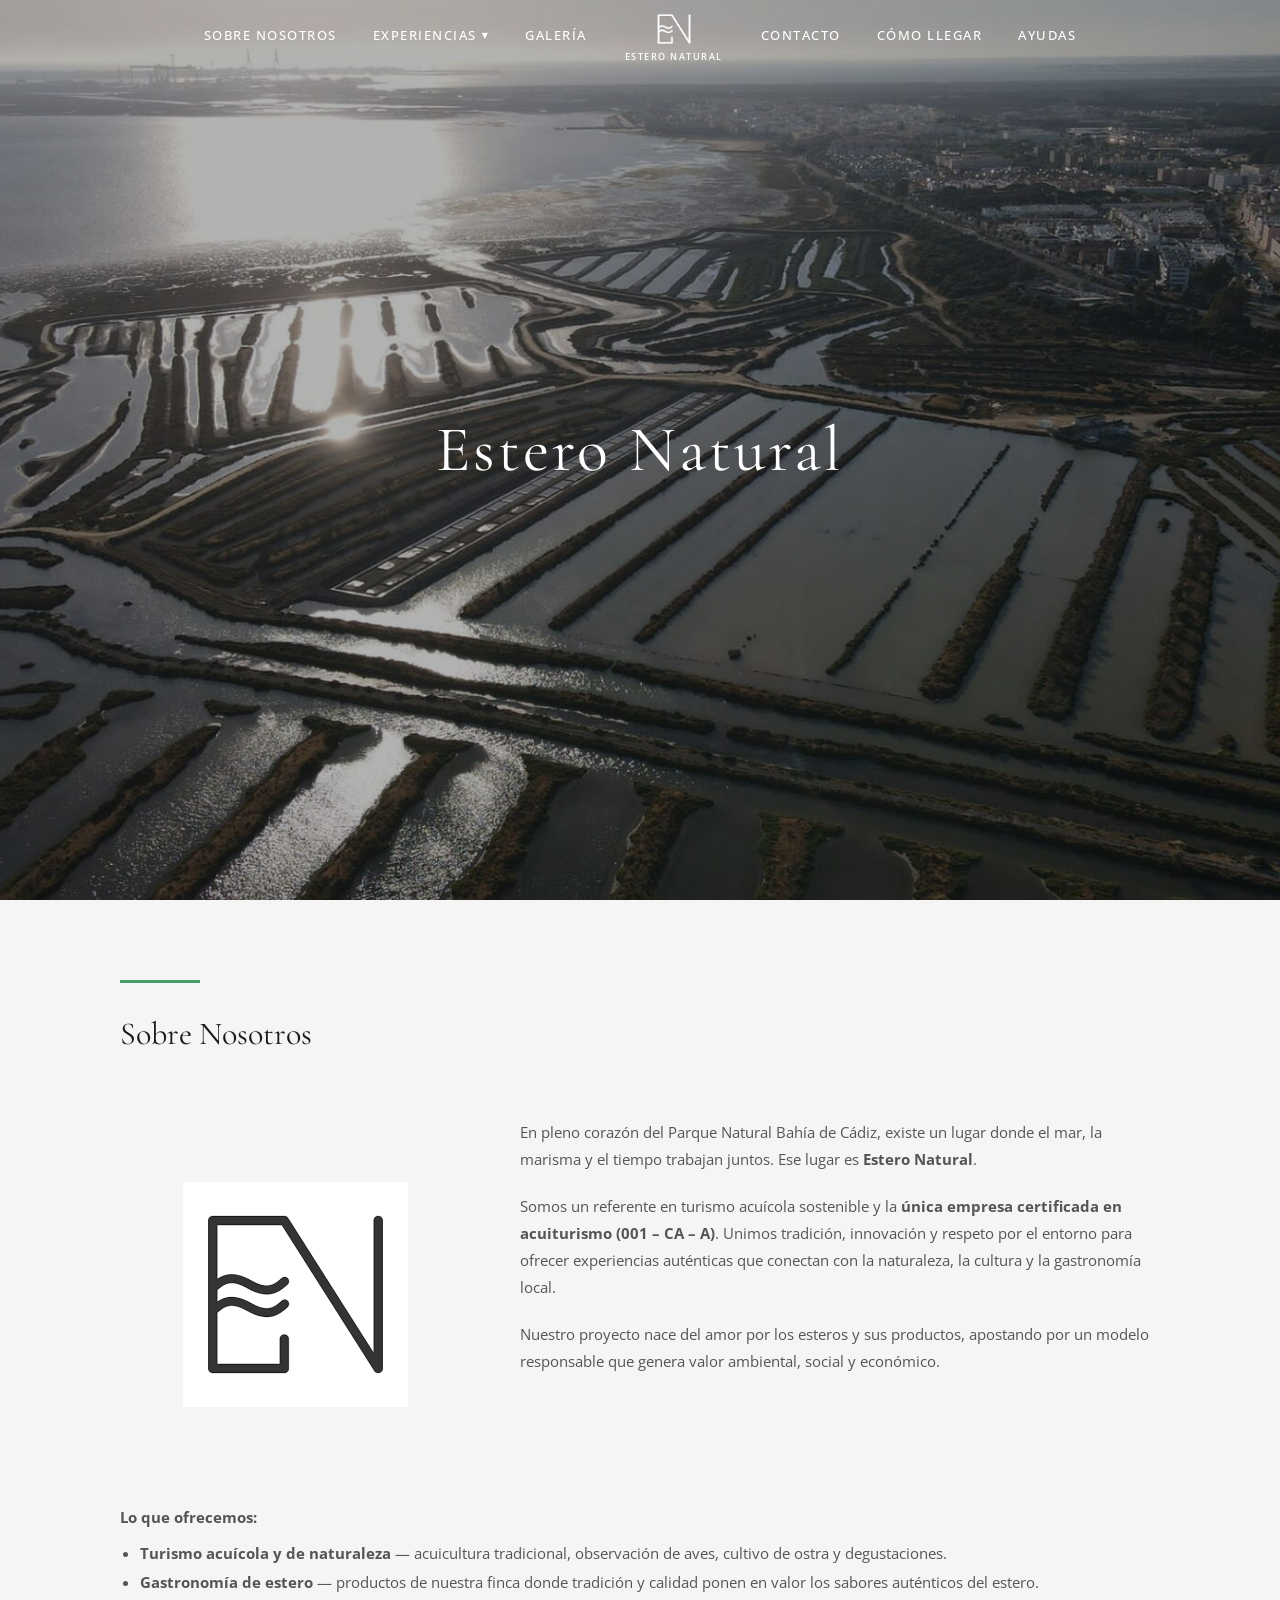
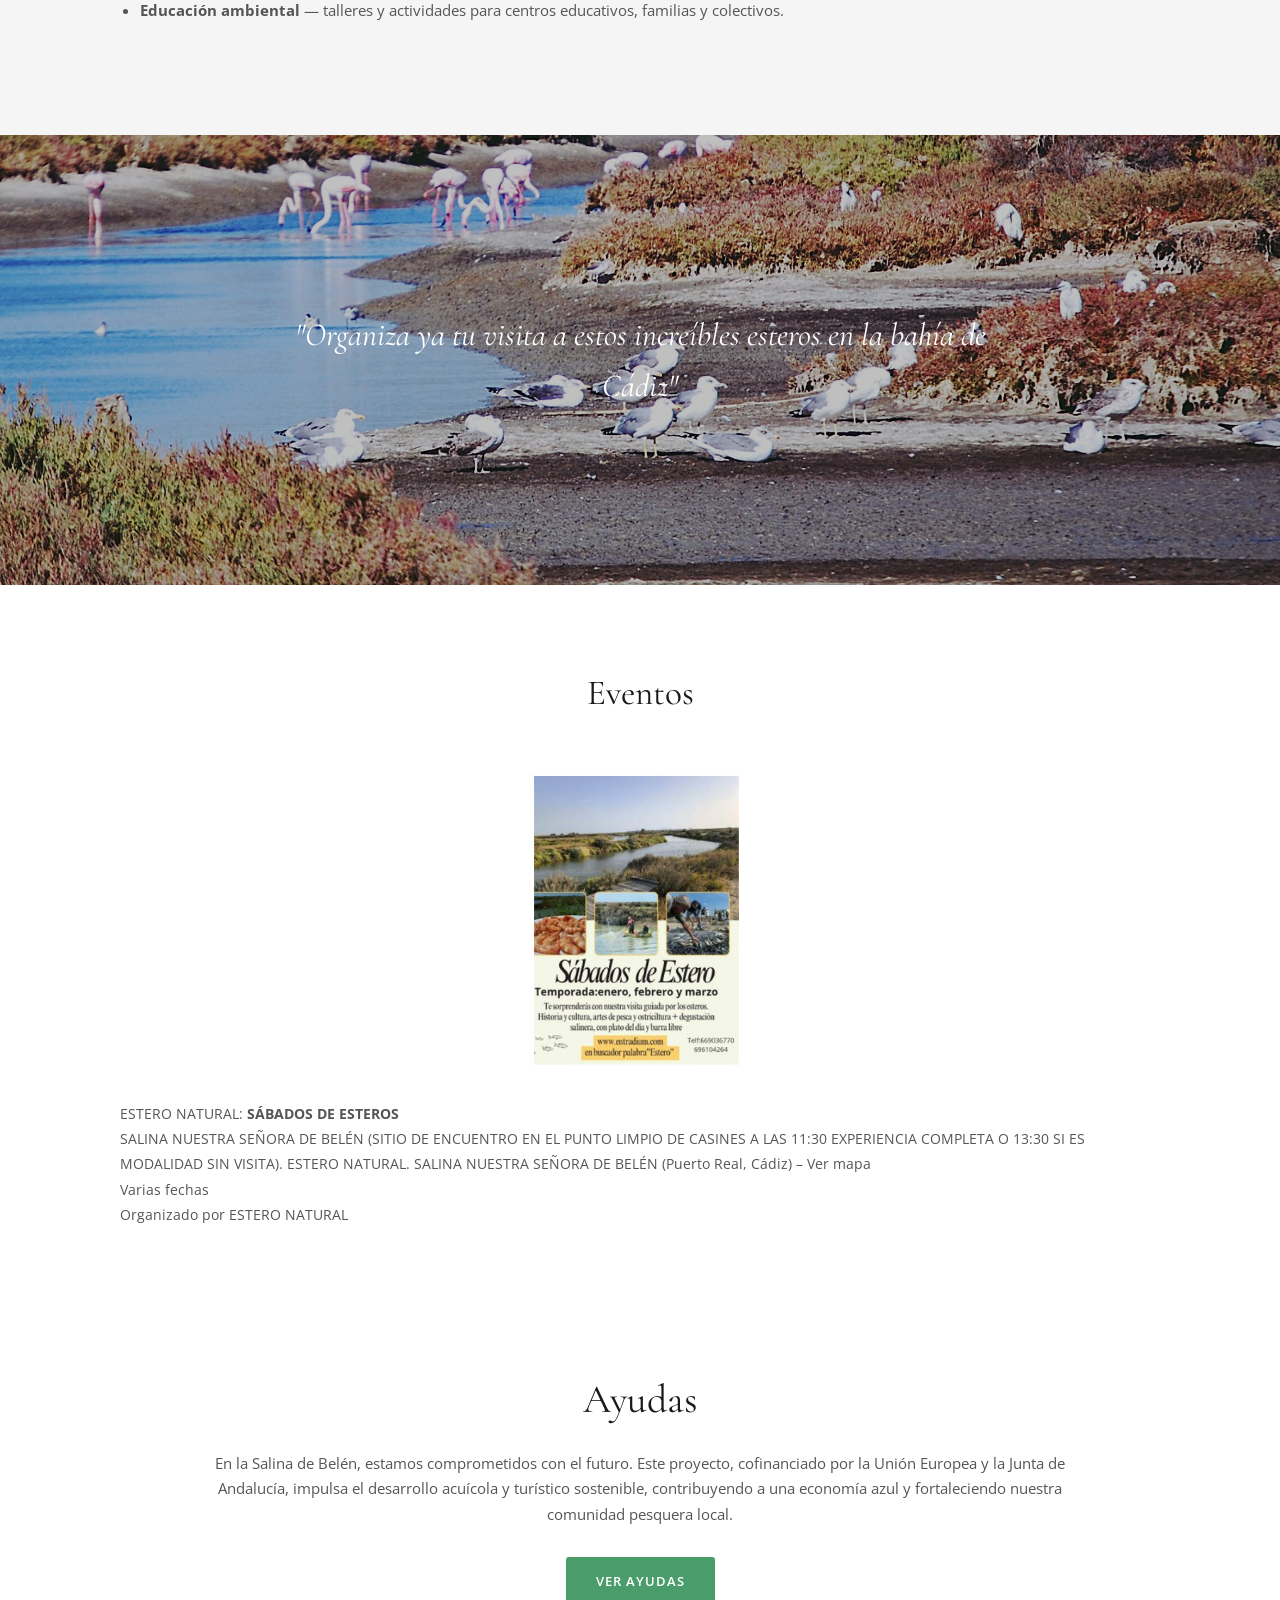
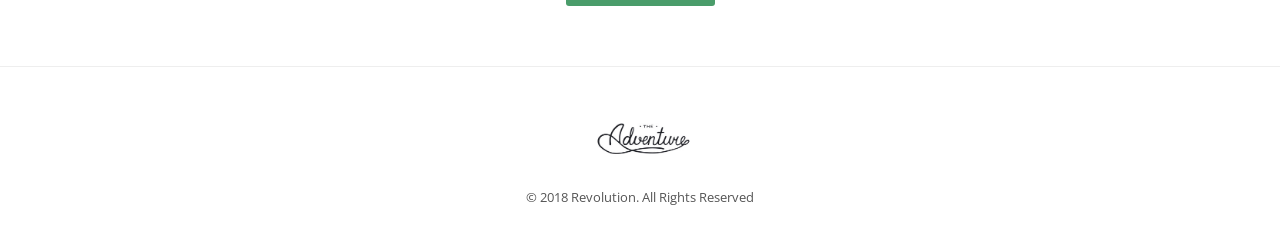
<file: index.html>
<!DOCTYPE html>
<html lang="es">
<head>
  <meta charset="UTF-8">
  <meta name="viewport" content="width=device-width, initial-scale=1.0">
  <title>Estero Natural</title>
  <meta name="description" content="Estero Natural - Descubre la belleza de los esteros y salinas en la Bahía de Cádiz.">
  <link rel="preconnect" href="https://fonts.googleapis.com">
  <link rel="preconnect" href="https://fonts.gstatic.com" crossorigin>
  <link href="https://fonts.googleapis.com/css2?family=Cormorant+Garamond:ital,wght@0,400;0,500;0,600;1,400&family=Open+Sans:wght@400;500;600&display=swap" rel="stylesheet">
  <link rel="stylesheet" href="styles.css">
</head>
<body>
  <!-- Header / Navegación -->
  <header id="header">
    <nav>
      <ul class="nav-list">
        <li><a href="#sobre-nosotros">Sobre Nosotros</a></li>
        <li class="nav-dropdown">
          <a href="#" class="nav-dropdown-toggle" aria-expanded="false">Experiencias <span class="dropdown-arrow">&#9660;</span></a>
          <div class="nav-dropdown-menu">
            <a href="tour-libre.html">Tour Libre</a>
            <a href="visitas-grupo.html">Visitas en Grupo</a>
          </div>
        </li>
        <li><a href="galeria.html">Galería</a></li>
        <li class="nav-logo">
          <a href="index.html">
            <img src="./img/en-logo-2-w.png" alt="Estero Natural" class="logo-img" data-logo-light="./img/en-logo-2-w.png" data-logo-dark="./img/logo-navbar-negro.png">
            <span class="logo-text">Estero Natural</span>
          </a>
        </li>
        <li><a href="contacto.html">Contacto</a></li>
        <li><a href="como-llegar.html">Cómo Llegar</a></li>
        <li><a href="ayudas.html">Ayudas</a></li>
      </ul>
    </nav>

    <!-- Menú móvil -->
    <button class="mobile-menu-btn" id="mobileMenuBtn" aria-label="Abrir menú">
      <span></span>
      <span></span>
      <span></span>
    </button>

    <div class="mobile-menu" id="mobileMenu">
      <ul>
        <li><a href="#sobre-nosotros">Sobre Nosotros</a></li>
        <li class="mobile-dropdown">
          <a href="#" class="mobile-dropdown-toggle" aria-expanded="false">Experiencias <span class="dropdown-arrow">&#9660;</span></a>
          <ul class="mobile-dropdown-menu">
            <li><a href="tour-libre.html">Tour Libre</a></li>
            <li><a href="visitas-grupo.html">Visitas en Grupo</a></li>
          </ul>
        </li>
        <li><a href="galeria.html">Galería</a></li>
        <li><a href="contacto.html">Contacto</a></li>
        <li><a href="como-llegar.html">Cómo Llegar</a></li>
        <li><a href="ayudas.html">Ayudas</a></li>
      </ul>
    </div>
  </header>

  <!-- Hero Section -->
  <section id="inicio" class="hero">
    <!-- PLACEHOLDER: Imagen de fondo hero - Esteros/Salinas vista aérea -->
    <img src="./img/IMG-20230502-WA0012-1950x975.jpg" alt="Vista aérea de los esteros" class="hero-bg">
    <div class="hero-overlay"></div>
    <div class="hero-content">
      <h2>Estero Natural</h2>
    </div>
  </section>

  <!-- Sobre Nosotros -->
  <section id="sobre-nosotros" class="about-section" style="background-color: var(--color-light-gray);">
    <div class="container">
      <div class="page-header">
        <div class="header-line"></div>
        <h2>Sobre Nosotros</h2>
      </div>
      <div style="display: flex; gap: 50px; align-items: flex-start;">
        <!-- Columna izquierda: foto -->
        <div style="flex: 0 0 350px;">
          <div style="width: 100%; height: 350px; display: flex; align-items: center; justify-content: center;">
            <img src="./img/esteronatural-logo.png" alt="Garzas volando">
          </div>
        </div>
        <!-- Columna derecha: párrafos intro -->
        <div style="flex: 1;">
          <p style="color: var(--color-muted); font-size: 15px; line-height: 1.8; margin-bottom: 20px;">En pleno corazón del Parque Natural Bahía de Cádiz, existe un lugar donde el mar, la marisma y el tiempo trabajan juntos. Ese lugar es <strong>Estero Natural</strong>.</p>
          <p style="color: var(--color-muted); font-size: 15px; line-height: 1.8; margin-bottom: 20px;">Somos un referente en turismo acuícola sostenible y la <strong>única empresa certificada en acuiturismo (001 – CA – A)</strong>. Unimos tradición, innovación y respeto por el entorno para ofrecer experiencias auténticas que conectan con la naturaleza, la cultura y la gastronomía local.</p>
          <p style="color: var(--color-muted); font-size: 15px; line-height: 1.8;">Nuestro proyecto nace del amor por los esteros y sus productos, apostando por un modelo responsable que genera valor ambiental, social y económico.</p>
        </div>
      </div>
      <!-- Lo que ofrecemos: ocupa todo el ancho, alineado con el inicio de la foto -->
      <div style="margin-top: 35px;">
        <p style="color: var(--color-muted); font-size: 15px; line-height: 1.8; margin-bottom: 8px;"><strong>Lo que ofrecemos:</strong></p>
        <ul style="color: var(--color-muted); font-size: 15px; line-height: 1.9; margin-bottom: 30px; padding-left: 20px; list-style: disc;">
          <li><strong>Turismo acuícola y de naturaleza</strong> — acuicultura tradicional, observación de aves, cultivo de ostra y degustaciones.</li>
          <li><strong>Gastronomía de estero</strong> — productos de nuestra finca donde tradición y calidad ponen en valor los sabores auténticos del estero.</li>
          <li><strong>Educación ambiental</strong> — talleres y actividades para centros educativos, familias y colectivos.</li>
        </ul>
        
      </div>
    </div>
  </section>



  <!-- Call to Action -->
  <section class="cta-section">
    <!-- PLACEHOLDER: Imagen de fondo con pájaros/garzas volando -->
    <img src="./img/flamencos-gaviotas-y-garcetas-2280x900.jpg" alt="Garzas volando" class="cta-bg">
    <div class="cta-overlay"></div>
    <div class="cta-content">
      <h2>"Organiza ya tu visita a estos increíbles esteros en la bahía de Cádiz"</h2>
    </div>
  </section>

  

  <!-- Eventos -->
  <section id="eventos" class="events-section">
    <div class="container">
      <h2>Eventos</h2>
      <div class="events-content">
        <div class="event-image">
          <a href="https://entradium.com/events/estero-natural-sabados-de-esteros" target="_blank" rel="noopener noreferrer">
            <!-- PLACEHOLDER: Imagen del evento -->
            <img src="./img/imagen-eventos.jpeg" alt="Evento Sábados de Esteros" class="event-placeholder event-image-file">
          </a>
        </div>
        <div class="event-details">
          <p>
            ESTERO NATURAL: <strong>SÁBADOS DE ESTEROS</strong><br>
            SALINA NUESTRA SEÑORA DE BELÉN (SITIO DE ENCUENTRO EN EL PUNTO LIMPIO DE CASINES A LAS 11:30 EXPERIENCIA COMPLETA O 13:30 SI ES MODALIDAD SIN VISITA). ESTERO NATURAL. SALINA NUESTRA SEÑORA DE BELÉN (Puerto Real, Cádiz) – Ver mapa<br>
            Varias fechas<br>
            Organizado por ESTERO NATURAL
          </p>
        </div>
      </div>
    </div>
  </section>

  <!-- Ayudas Preview -->
  <section class="ayudas-preview">
    <div class="container">
      <h1>Ayudas</h1>
      <p>En la Salina de Belén, estamos comprometidos con el futuro. Este proyecto, cofinanciado por la Unión Europea y la Junta de Andalucía, impulsa el desarrollo acuícola y turístico sostenible, contribuyendo a una economía azul y fortaleciendo nuestra comunidad pesquera local.</p>
      <a href="ayudas.html" class="btn btn-primary">Ver ayudas</a>
    </div>
  </section>

  <!-- Footer -->
  <footer class="footer">
    <div class="container">
      <div class="footer-content">
        <a href="index.html" class="footer-logo-link">
          <!-- PLACEHOLDER: Logo footer -->
          <img src="./img/logo-footer.jpeg" alt="Logo del footer" class="footer-logo footer-logo-image">
        </a>
        <p>© 2018 Revolution. All Rights Reserved</p>
      </div>
    </div>
  </footer>

  <!-- Botón Scroll to Top -->
  <button id="scrollToTop" class="scroll-to-top" aria-label="Volver arriba">
    <svg xmlns="http://www.w3.org/2000/svg" width="24" height="24" viewBox="0 0 24 24" fill="none" stroke="currentColor" stroke-width="2" stroke-linecap="round" stroke-linejoin="round">
      <path d="m18 15-6-6-6 6"/>
    </svg>
  </button>

  <script src="script.js"></script>
</body>
</html>
</file>
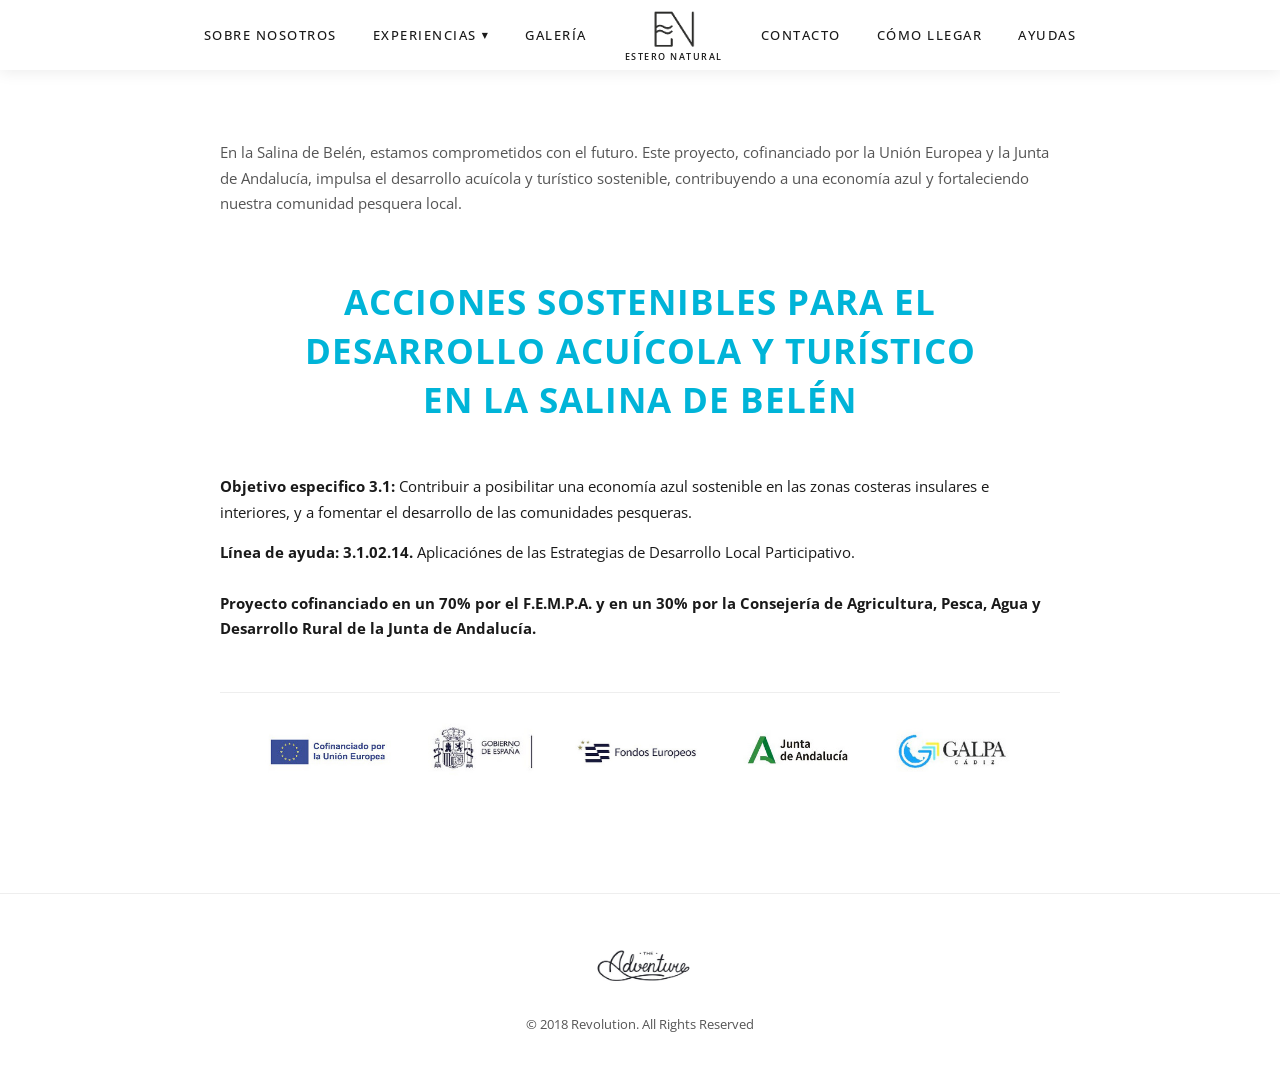
<file: ayudas.html>
<!DOCTYPE html>
<html lang="es">
<head>
  <meta charset="UTF-8">
  <meta name="viewport" content="width=device-width, initial-scale=1.0">
  <title>Ayudas - Estero Natural</title>
  <meta name="description" content="Ayudas y financiación - Proyecto cofinanciado por la Unión Europea y la Junta de Andalucía.">
  <link rel="preconnect" href="https://fonts.googleapis.com">
  <link rel="preconnect" href="https://fonts.gstatic.com" crossorigin>
  <link href="https://fonts.googleapis.com/css2?family=Cormorant+Garamond:ital,wght@0,400;0,500;0,600;1,400&family=Open+Sans:wght@400;500;600&display=swap" rel="stylesheet">
  <link rel="stylesheet" href="styles.css">
</head>
<body class="page-interior">
  <!-- Header / Navegación -->
  <header id="header">
    <nav>
      <ul class="nav-list">
        <li><a href="#sobre-nosotros">Sobre Nosotros</a></li>
        <li class="nav-dropdown">
          <a href="#" class="nav-dropdown-toggle" aria-expanded="false">Experiencias <span class="dropdown-arrow">&#9660;</span></a>
          <div class="nav-dropdown-menu">
            <a href="tour-libre.html">Tour Libre</a>
            <a href="visitas-grupo.html">Visitas en Grupo</a>
          </div>
        </li>
        <li><a href="galeria.html">Galería</a></li>
        <li class="nav-logo">
          <a href="index.html">
            <img src="./img/en-logo-2-w.png" alt="Estero Natural" class="logo-img" data-logo-light="./img/en-logo-2-w.png" data-logo-dark="./img/logo-navbar-negro.png">
            <span class="logo-text">Estero Natural</span>
          </a>
        </li>
        <li><a href="contacto.html">Contacto</a></li>
        <li><a href="como-llegar.html">Cómo Llegar</a></li>
        <li><a href="ayudas.html">Ayudas</a></li>
      </ul>
    </nav>

    <!-- Menú móvil -->
    <button class="mobile-menu-btn" id="mobileMenuBtn" aria-label="Abrir menú">
      <span></span>
      <span></span>
      <span></span>
    </button>

    <div class="mobile-menu" id="mobileMenu">
      <ul>
        <li><a href="index.html">Inicio</a></li>
        <li><a href="experiencias.html">Experiencias</a></li>
        <li><a href="contacto.html">Contacto</a></li>
        <li><a href="ayudas.html">Ayudas</a></li>
      </ul>
    </div>
  </header>

  <!-- Main Content -->
  <main class="page-content ayudas-page">
    <div class="container">
      <!-- Introducción -->
      <div class="ayudas-intro">
        <p>En la Salina de Belén, estamos comprometidos con el futuro. Este proyecto, cofinanciado por la Unión Europea y la Junta de Andalucía, impulsa el desarrollo acuícola y turístico sostenible, contribuyendo a una economía azul y fortaleciendo nuestra comunidad pesquera local.</p>
      </div>

      <!-- Título principal -->
      <div class="ayudas-header">
        <h1>ACCIONES SOSTENIBLES PARA EL</h1>
        <h1>DESARROLLO ACUÍCOLA Y TURÍSTICO</h1>
        <h1>EN LA SALINA DE BELÉN</h1>
      </div>

      <!-- Objetivos -->
      <div class="ayudas-content">
        <p><strong>Objetivo especifico 3.1:</strong> Contribuir a posibilitar una economía azul sostenible en las zonas costeras insulares e interiores, y a fomentar el desarrollo de las comunidades pesqueras.</p>
        <p><strong>Línea de ayuda: 3.1.02.14.</strong> Aplicaciónes de las Estrategias de Desarrollo Local Participativo.</p>
        <p class="highlight"><strong>Proyecto cofinanciado en un 70% por el F.E.M.P.A. y en un 30% por la Consejería de Agricultura, Pesca, Agua y Desarrollo Rural de la Junta de Andalucía.</strong></p>
      </div>

      <!-- Logos institucionales -->
      <div class="ayudas-logos">
        <div class="logo-item">
          <!-- PLACEHOLDER: Logo UE -->
          <img src="./img/logo-ayudas-1.jpeg" alt="Logo Unión Europea" class="inst-logo inst-logo-image">
        </div>
        <div class="logo-item">
          <!-- PLACEHOLDER: Logo Gobierno de España -->
          <img src="./img/logo-ayudas-2.jpeg" alt="Logo Gobierno de España" class="inst-logo inst-logo-image">
        </div>
        <div class="logo-item">
          <!-- PLACEHOLDER: Logo Fondos Europeos -->
          <img src="./img/logo-ayudas-3.jpeg" alt="Logo Fondos Europeos" class="inst-logo inst-logo-image">
        </div>
        <div class="logo-item">
          <!-- PLACEHOLDER: Logo Junta de Andalucía -->
          <img src="./img/logo-ayudas-4.jpeg" alt="Logo Junta de Andalucía" class="inst-logo inst-logo-image">
        </div>
        <div class="logo-item">
          <!-- PLACEHOLDER: Logo GALPA -->
          <img src="./img/logo-ayudas-5.jpeg" alt="Logo GALPA Cádiz" class="inst-logo inst-logo-image">
        </div>
      </div>
    </div>
  </main>

  <!-- Footer -->
  <footer class="footer">
    <div class="container">
      <div class="footer-content">
        <a href="index.html" class="footer-logo-link">
          <!-- PLACEHOLDER: Logo footer -->
          <img src="./img/logo-footer.jpeg" alt="Logo del footer" class="footer-logo footer-logo-image">
        </a>
        <p>© 2018 Revolution. All Rights Reserved</p>
      </div>
    </div>
  </footer>

  <!-- Botón Scroll to Top -->
  <button id="scrollToTop" class="scroll-to-top" aria-label="Volver arriba">
    <svg xmlns="http://www.w3.org/2000/svg" width="24" height="24" viewBox="0 0 24 24" fill="none" stroke="currentColor" stroke-width="2" stroke-linecap="round" stroke-linejoin="round">
      <path d="m18 15-6-6-6 6"/>
    </svg>
  </button>

  <script src="script.js"></script>
</body>
</html>
</file>
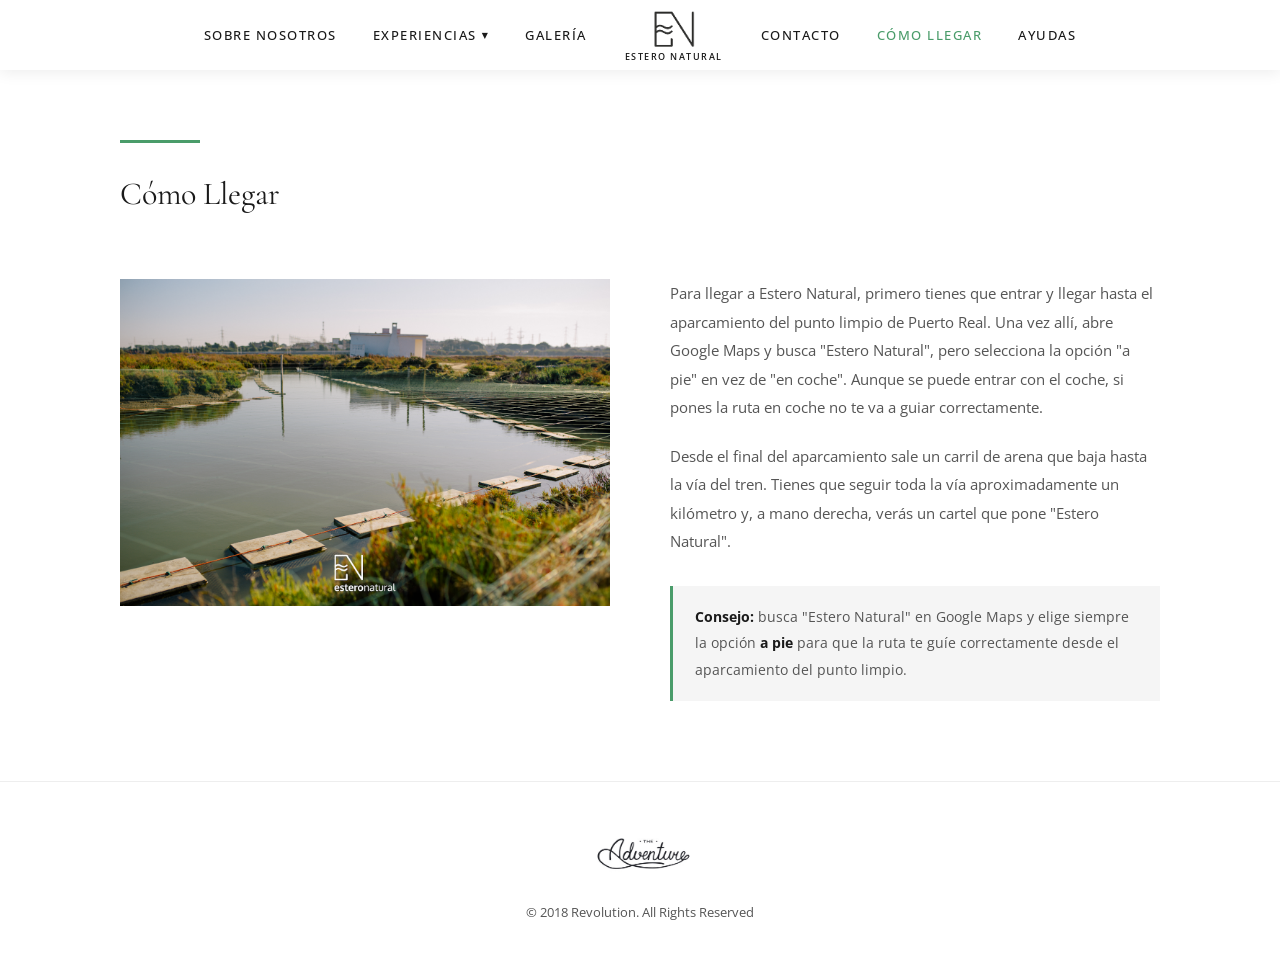
<file: como-llegar.html>
<!DOCTYPE html>
<html lang="es">
<head>
  <meta charset="UTF-8">
  <meta name="viewport" content="width=device-width, initial-scale=1.0">
  <title>Cómo Llegar – Estero Natural</title>
  <meta name="description" content="Instrucciones para llegar a Estero Natural en la Bahía de Cádiz.">
  <link rel="preconnect" href="https://fonts.googleapis.com">
  <link rel="preconnect" href="https://fonts.gstatic.com" crossorigin>
  <link href="https://fonts.googleapis.com/css2?family=Cormorant+Garamond:ital,wght@0,400;0,500;0,600;1,400&family=Open+Sans:wght@400;500;600&display=swap" rel="stylesheet">
  <link rel="stylesheet" href="styles.css">
  <style>
    /* ===== CÓMO LLEGAR ===== */
    .llegar-grid {
      display: grid;
      grid-template-columns: 1fr 1fr;
      gap: 60px;
      align-items: start;
    }

    .llegar-image .image-placeholder {
      width: 100%;
      height: 420px;
    }

    .llegar-text p {
      color: var(--color-muted);
      font-size: 15px;
      line-height: 1.9;
    }

    .llegar-text .tip {
      margin-top: 30px;
      padding: 18px 22px;
      border-left: 3px solid var(--color-primary);
      background-color: var(--color-light-gray);
    }

    .llegar-text .tip p {
      font-size: 14px;
      color: var(--color-muted);
    }

    .llegar-text .tip strong {
      color: var(--color-foreground);
    }

    @media (max-width: 768px) {
      .llegar-grid {
        grid-template-columns: 1fr;
        gap: 36px;
      }

      .llegar-image .image-placeholder {
        height: 260px;
      }
    }
  </style>
</head>
<body class="page-interior">

  <!-- Header / Navegación -->
  <header id="header" class="header-interior">
    <nav>
      <ul class="nav-list">
        <li><a href="index.html#sobre-nosotros">Sobre Nosotros</a></li>
        <li class="nav-dropdown">
          <a href="#" class="nav-dropdown-toggle" aria-expanded="false">Experiencias <span class="dropdown-arrow">&#9660;</span></a>
          <div class="nav-dropdown-menu">
            <a href="tour-libre.html">Tour Libre</a>
            <a href="visitas-grupo.html">Visitas en Grupo</a>
          </div>
        </li>
        <li><a href="galeria.html">Galería</a></li>
        <li class="nav-logo">
          <a href="index.html">
            <img src="./img/en-logo-2-w.png" alt="Estero Natural" class="logo-img" data-logo-light="./img/en-logo-2-w.png" data-logo-dark="./img/logo-navbar-negro.png">
            <span class="logo-text">Estero Natural</span>
          </a>
        </li>
        <li><a href="contacto.html">Contacto</a></li>
        <li><a href="como-llegar.html" class="active">Cómo Llegar</a></li>
        <li><a href="ayudas.html">Ayudas</a></li>
      </ul>
    </nav>

    <!-- Menú móvil -->
    <button class="mobile-menu-btn" id="mobileMenuBtn" aria-label="Abrir menú">
      <span></span>
      <span></span>
      <span></span>
    </button>

    <div class="mobile-menu" id="mobileMenu">
      <ul>
        <li><a href="index.html#sobre-nosotros">Sobre Nosotros</a></li>
        <li class="mobile-dropdown">
          <a href="#" class="mobile-dropdown-toggle" aria-expanded="false">Experiencias <span class="dropdown-arrow">&#9660;</span></a>
          <ul class="mobile-dropdown-menu">
            <li><a href="tour-libre.html">Tour Libre</a></li>
            <li><a href="visitas-grupo.html">Visitas en Grupo</a></li>
          </ul>
        </li>
        <li><a href="galeria.html">Galería</a></li>
        <li><a href="contacto.html">Contacto</a></li>
        <li><a href="como-llegar.html" class="active">Cómo Llegar</a></li>
        <li><a href="ayudas.html">Ayudas</a></li>
      </ul>
    </div>
  </header>

  <!-- Contenido principal -->
  <main class="page-content">
    <div class="container">

      <div class="page-header">
        <div class="header-line"></div>
        <h2>Cómo Llegar</h2>
      </div>

      <div class="llegar-grid">

        <!-- Imagen -->
        <div class="llegar-image">
          <div>
            <img src="./img/esteronatural.png" alt="Foto visita en grupo">
          </div>
        </div>

        <!-- Texto -->
        <div class="llegar-text">
          <p>Para llegar a Estero Natural, primero tienes que entrar y llegar hasta el aparcamiento del punto limpio de Puerto Real. Una vez allí, abre Google Maps y busca "Estero Natural", pero selecciona la opción "a pie" en vez de "en coche". Aunque se puede entrar con el coche, si pones la ruta en coche no te va a guiar correctamente.</p>
          <p style="margin-top: 20px;">Desde el final del aparcamiento sale un carril de arena que baja hasta la vía del tren. Tienes que seguir toda la vía aproximadamente un kilómetro y, a mano derecha, verás un cartel que pone "Estero Natural".</p>

          <div class="tip">
            <p><strong>Consejo:</strong> busca "Estero Natural" en Google Maps y elige siempre la opción <strong>a pie</strong> para que la ruta te guíe correctamente desde el aparcamiento del punto limpio.</p>
          </div>
        </div>

      </div>

    </div>
  </main>

  <!-- Footer -->
  <footer class="footer">
    <div class="container">
      <div class="footer-content">
        <a href="index.html" class="footer-logo-link">
          <img src="./img/logo-footer.jpeg" alt="Logo del footer" class="footer-logo footer-logo-image">
        </a>
        <p>© 2018 Revolution. All Rights Reserved</p>
      </div>
    </div>
  </footer>

  <!-- Botón Scroll to Top -->
  <button id="scrollToTop" class="scroll-to-top" aria-label="Volver arriba">
    <svg xmlns="http://www.w3.org/2000/svg" width="24" height="24" viewBox="0 0 24 24" fill="none" stroke="currentColor" stroke-width="2" stroke-linecap="round" stroke-linejoin="round">
      <path d="m18 15-6-6-6 6"/>
    </svg>
  </button>

  <script src="script.js"></script>
</body>
</html>
</file>
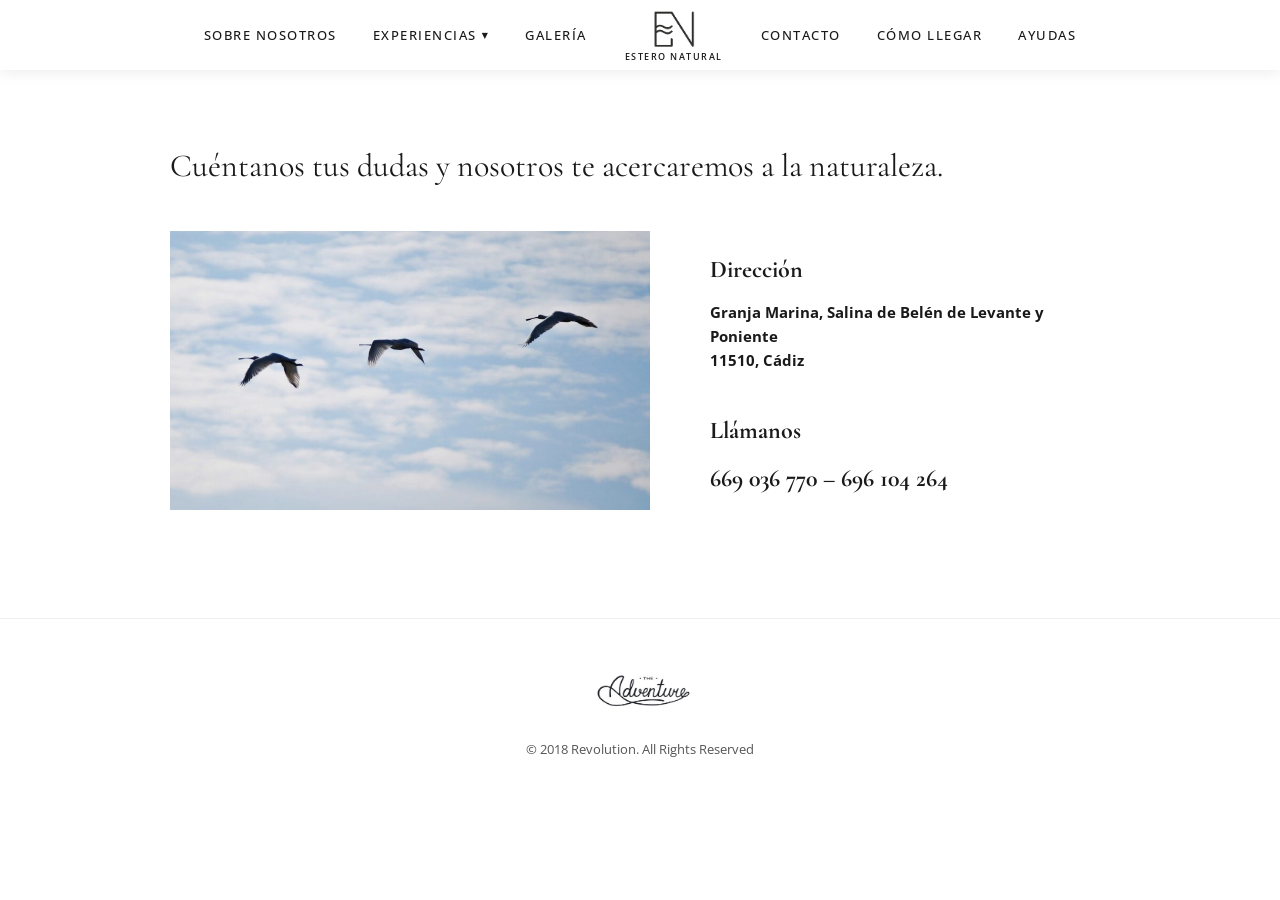
<file: contacto.html>
<!DOCTYPE html>
<html lang="es">
<head>
  <meta charset="UTF-8">
  <meta name="viewport" content="width=device-width, initial-scale=1.0">
  <title>Contacto - Estero Natural</title>
  <meta name="description" content="Contacta con Estero Natural - Cuéntanos tus dudas y nosotros te acercaremos a la naturaleza.">
  <link rel="preconnect" href="https://fonts.googleapis.com">
  <link rel="preconnect" href="https://fonts.gstatic.com" crossorigin>
  <link href="https://fonts.googleapis.com/css2?family=Cormorant+Garamond:ital,wght@0,400;0,500;0,600;1,400&family=Open+Sans:wght@400;500;600&display=swap" rel="stylesheet">
  <link rel="stylesheet" href="styles.css">
</head>
<body class="page-interior">
  <!-- Header / Navegación -->
  <header id="header" >
    <nav>
      <ul class="nav-list">
        <li><a href="#sobre-nosotros">Sobre Nosotros</a></li>
        <li class="nav-dropdown">
          <a href="#" class="nav-dropdown-toggle" aria-expanded="false">Experiencias <span class="dropdown-arrow">&#9660;</span></a>
          <div class="nav-dropdown-menu">
            <a href="tour-libre.html">Tour Libre</a>
            <a href="visitas-grupo.html">Visitas en Grupo</a>
          </div>
        </li>
        <li><a href="galeria.html">Galería</a></li>
        <li class="nav-logo">
          <a href="index.html">
            <img src="./img/en-logo-2-w.png" alt="Estero Natural" class="logo-img" data-logo-light="./img/en-logo-2-w.png" data-logo-dark="./img/logo-navbar-negro.png">
            <span class="logo-text">Estero Natural</span>
          </a>
        </li>
        <li><a href="contacto.html">Contacto</a></li>
        <li><a href="como-llegar.html">Cómo Llegar</a></li>
        <li><a href="ayudas.html">Ayudas</a></li>
      </ul>
    </nav>

    <!-- Menú móvil -->
    <button class="mobile-menu-btn" id="mobileMenuBtn" aria-label="Abrir menú">
      <span></span>
      <span></span>
      <span></span>
    </button>

    <div class="mobile-menu" id="mobileMenu">
      <ul>
        <li><a href="index.html">Inicio</a></li>
        <li><a href="experiencias.html">Experiencias</a></li>
        <li><a href="contacto.html">Contacto</a></li>
        <li><a href="ayudas.html">Ayudas</a></li>
      </ul>
    </div>
  </header>

  <!-- Main Content -->
  <main class="page-content contact-page">
    <div class="container">
      <!-- Título principal -->
      <div class="contact-header">
        <h2>Cuéntanos tus dudas y nosotros te acercaremos a la naturaleza.</h2>
      </div>

      <!-- Contenido de contacto -->
      <div class="contact-grid">
        <div class="contact-image">
          <!-- PLACEHOLDER: Imagen contacto (pájaros volando) -->
          <img src="./img/pajaros-contacto.jpeg" alt="Garzas volando">
        </div>
        <div class="contact-info">
          <div class="contact-item">
            <h2><strong>Dirección</strong></h2>
            <p><strong>Granja Marina, Salina de Belén de Levante y Poniente</strong></p>
            <p><strong>11510, Cádiz</strong></p>
          </div>
          <div class="contact-item">
            <h2><strong>Llámanos</strong></h2>
            <h2><strong>669 036 770 – 696 104 264</strong></h2>
          </div>
        </div>
      </div>
    </div>
  </main>

  <!-- Footer -->
  <footer class="footer">
    <div class="container">
      <div class="footer-content">
        <a href="index.html" class="footer-logo-link">
          <!-- PLACEHOLDER: Logo footer (The Adventure) -->
          <img src="./img/logo-footer.jpeg" alt="Logo del footer" class="footer-logo footer-logo-image">
        </a>
        <p>© 2018 Revolution. All Rights Reserved</p>
      </div>
    </div>
  </footer>

  <!-- Botón Scroll to Top -->
  <button id="scrollToTop" class="scroll-to-top" aria-label="Volver arriba">
    <svg xmlns="http://www.w3.org/2000/svg" width="24" height="24" viewBox="0 0 24 24" fill="none" stroke="currentColor" stroke-width="2" stroke-linecap="round" stroke-linejoin="round">
      <path d="m18 15-6-6-6 6"/>
    </svg>
  </button>

  <script src="script.js"></script>
</body>
</html>
</file>
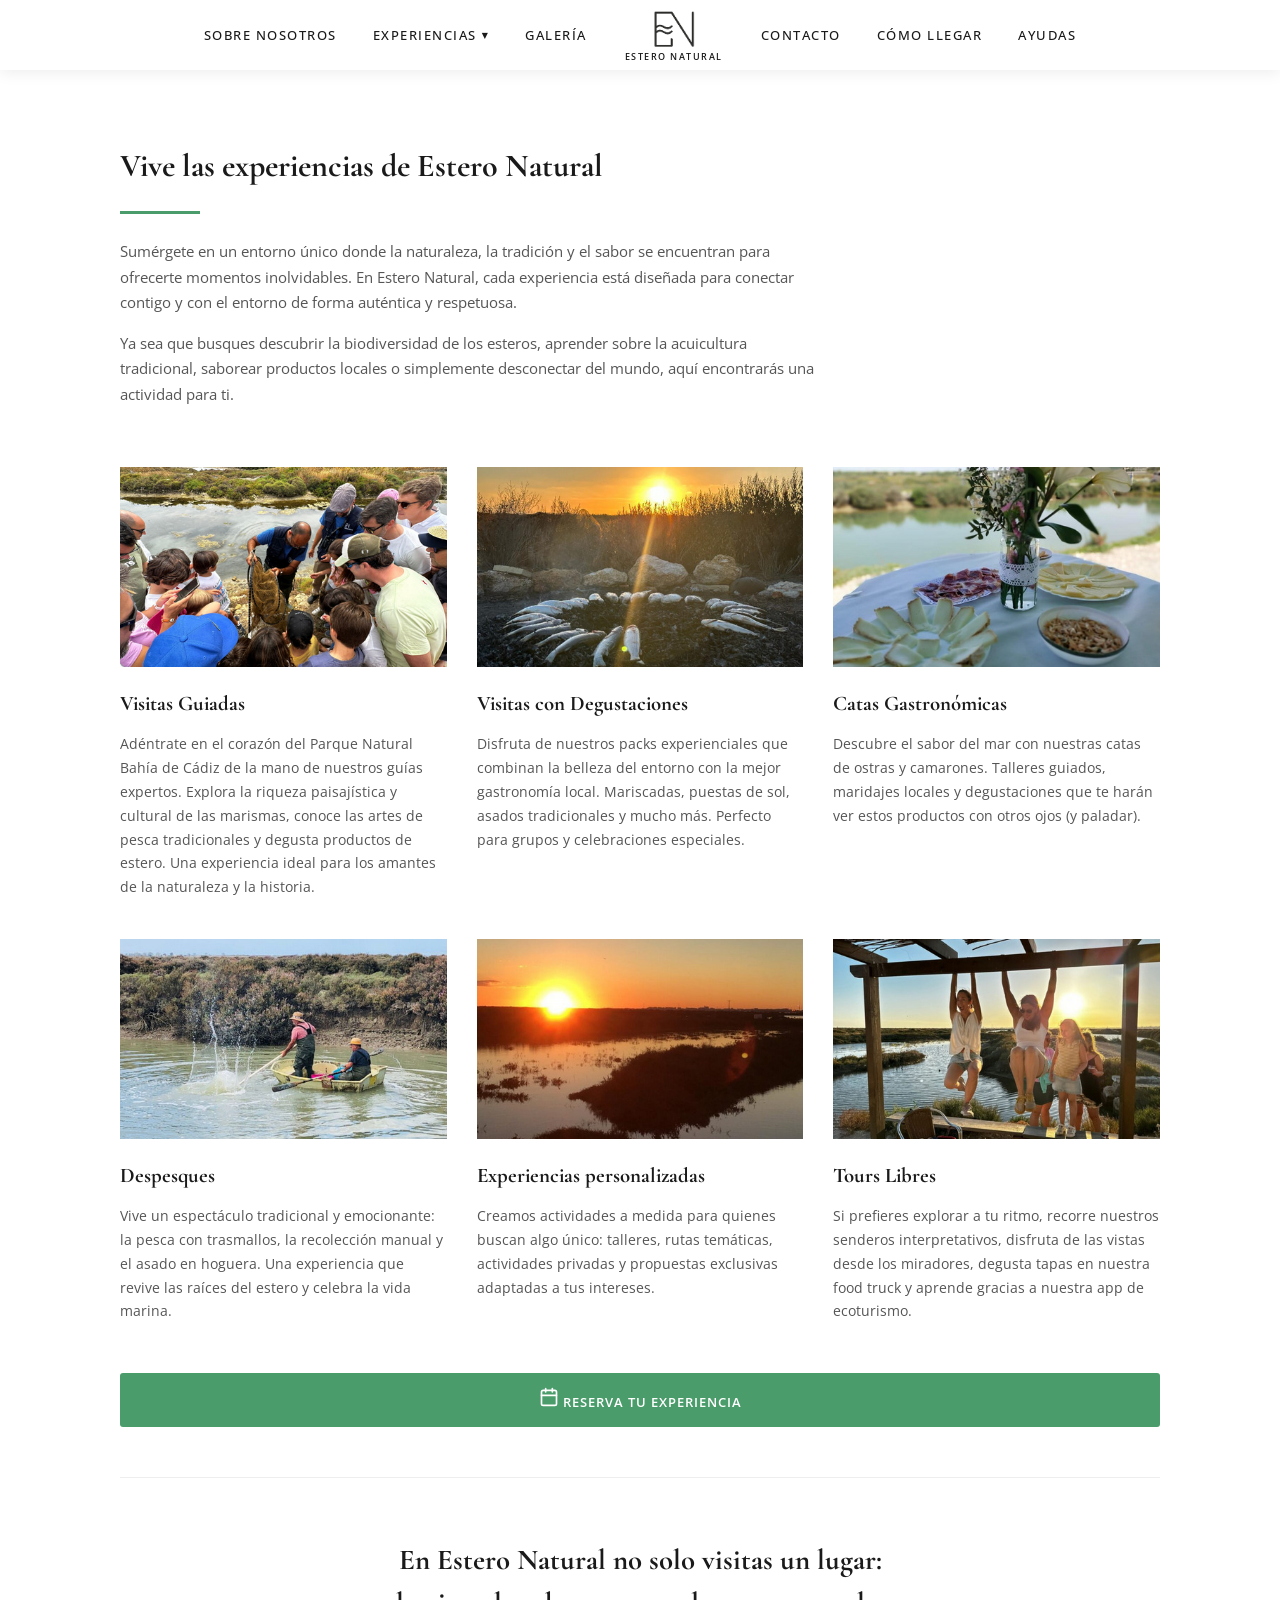
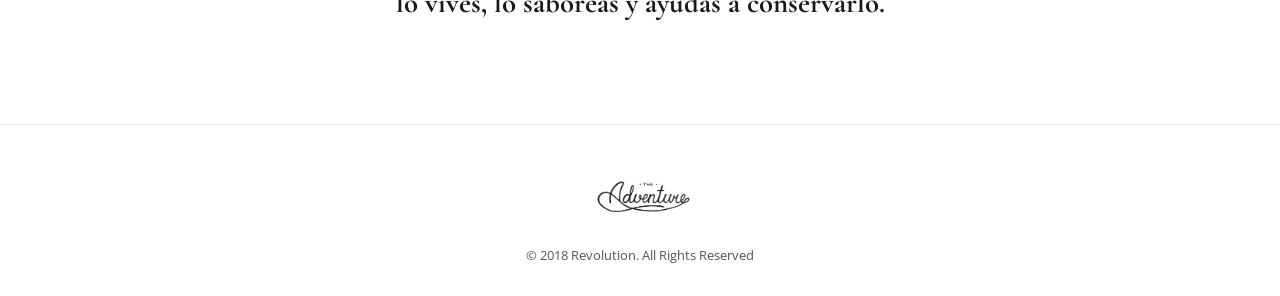
<file: experiencias.html>
<!DOCTYPE html>
<html lang="es">
<head>
  <meta charset="UTF-8">
  <meta name="viewport" content="width=device-width, initial-scale=1.0">
  <title>Experiencias - Estero Natural</title>
  <meta name="description" content="Vive las experiencias de Estero Natural - Visitas guiadas, degustaciones y más.">
  <link rel="preconnect" href="https://fonts.googleapis.com">
  <link rel="preconnect" href="https://fonts.gstatic.com" crossorigin>
  <link href="https://fonts.googleapis.com/css2?family=Cormorant+Garamond:ital,wght@0,400;0,500;0,600;1,400&family=Open+Sans:wght@400;500;600&display=swap" rel="stylesheet">
  <link rel="stylesheet" href="styles.css">
</head>
<body class="page-interior">
  <!-- Header / Navegación -->
 <header id="header">
    <nav>
      <ul class="nav-list">
        <li><a href="#sobre-nosotros">Sobre Nosotros</a></li>
        <li class="nav-dropdown">
          <a href="#" class="nav-dropdown-toggle" aria-expanded="false">Experiencias <span class="dropdown-arrow">&#9660;</span></a>
          <div class="nav-dropdown-menu">
            <a href="tour-libre.html">Tour Libre</a>
            <a href="visitas-grupo.html">Visitas en Grupo</a>
          </div>
        </li>
        <li><a href="galeria.html">Galería</a></li>
        <li class="nav-logo">
          <a href="index.html">
            <img src="./img/en-logo-2-w.png" alt="Estero Natural" class="logo-img" data-logo-light="./img/en-logo-2-w.png" data-logo-dark="./img/logo-navbar-negro.png">
            <span class="logo-text">Estero Natural</span>
          </a>
        </li>
        <li><a href="contacto.html">Contacto</a></li>
        <li><a href="como-llegar.html">Cómo Llegar</a></li>
        <li><a href="ayudas.html">Ayudas</a></li>
      </ul>
    </nav>

    <!-- Menú móvil -->
    <button class="mobile-menu-btn" id="mobileMenuBtn" aria-label="Abrir menú">
      <span></span>
      <span></span>
      <span></span>
    </button>

    <div class="mobile-menu" id="mobileMenu">
      <ul>
        <li><a href="index.html">Inicio</a></li>
        <li><a href="experiencias.html">Experiencias</a></li>
        <li><a href="contacto.html">Contacto</a></li>
        <li><a href="ayudas.html">Ayudas</a></li>
      </ul>
    </div>
  </header>

  <!-- Main Content -->
  <main class="page-content">
    <div class="container">
      <!-- Título principal -->
      <div class="page-header">
        <h2><strong>Vive las experiencias de Estero Natural</strong></h2>
        <div class="header-line"></div>
        <p>Sumérgete en un entorno único donde la naturaleza, la tradición y el sabor se encuentran para ofrecerte momentos inolvidables. En Estero Natural, cada experiencia está diseñada para conectar contigo y con el entorno de forma auténtica y respetuosa.</p>
        <p>Ya sea que busques descubrir la biodiversidad de los esteros, aprender sobre la acuicultura tradicional, saborear productos locales o simplemente desconectar del mundo, aquí encontrarás una actividad para ti.</p>
      </div>

      <!-- Grid de experiencias -->
      <div class="experiences-grid">
        <!-- Experiencia 1 -->
        <div class="experience-card">
          <div class="experience-image">
            <!-- PLACEHOLDER: Imagen Visitas Guiadas -->
            <img src="./img/visitas-guiadas.jpeg" alt="Visitas guiadas" class="exp-placeholder exp-image-file">
          </div>
          <h3><strong>Visitas Guiadas</strong></h3>
          <p>Adéntrate en el corazón del Parque Natural Bahía de Cádiz de la mano de nuestros guías expertos. Explora la riqueza paisajística y cultural de las marismas, conoce las artes de pesca tradicionales y degusta productos de estero. Una experiencia ideal para los amantes de la naturaleza y la historia.</p>
        </div>

        <!-- Experiencia 2 -->
        <div class="experience-card">
          <div class="experience-image">
            <!-- PLACEHOLDER: Imagen Visitas con Degustaciones -->
            <img src="./img/visitas-con-degustaciones.jpeg" alt="Visitas con degustaciones" class="exp-placeholder exp-image-file">
          </div>
          <h3><strong>Visitas con Degustaciones</strong></h3>
          <p>Disfruta de nuestros packs experienciales que combinan la belleza del entorno con la mejor gastronomía local. Mariscadas, puestas de sol, asados tradicionales y mucho más. Perfecto para grupos y celebraciones especiales.</p>
        </div>

        <!-- Experiencia 3 -->
        <div class="experience-card">
          <div class="experience-image">
            <!-- PLACEHOLDER: Imagen Catas Gastronómicas -->
            <img src="./img/catas-gastronomicas.jpeg" alt="Catas gastronómicas" class="exp-placeholder exp-image-file">
          </div>
          <h3><strong>Catas Gastronómicas</strong></h3>
          <p>Descubre el sabor del mar con nuestras catas de ostras y camarones. Talleres guiados, maridajes locales y degustaciones que te harán ver estos productos con otros ojos (y paladar).</p>
        </div>

        <!-- Experiencia 4 -->
        <div class="experience-card">
          <div class="experience-image">
            <!-- PLACEHOLDER: Imagen Despesques -->
            <img src="./img/Despesques.jpeg" alt="Despesques" class="exp-placeholder exp-image-file">
          </div>
          <h3><strong>Despesques</strong></h3>
          <p>Vive un espectáculo tradicional y emocionante: la pesca con trasmallos, la recolección manual y el asado en hoguera. Una experiencia que revive las raíces del estero y celebra la vida marina.</p>
        </div>

        <!-- Experiencia 5 -->
        <div class="experience-card">
          <div class="experience-image">
            <!-- PLACEHOLDER: Imagen Experiencias personalizadas -->
            <img src="./img/Experiencias personalizadas.jpeg" alt="Experiencias personalizadas" class="exp-placeholder exp-image-file">
          </div>
          <h3><strong>Experiencias personalizadas</strong></h3>
          <p>Creamos actividades a medida para quienes buscan algo único: talleres, rutas temáticas, actividades privadas y propuestas exclusivas adaptadas a tus intereses.</p>
        </div>

        <!-- Experiencia 6 -->
        <div class="experience-card">
          <div class="experience-image">
            <!-- PLACEHOLDER: Imagen Tours Libres -->
            <img src="./img/Tours Libres.jpeg" alt="Tours libres" class="exp-placeholder exp-image-file">
          </div>
          <h3><strong>Tours Libres</strong></h3>
          <p>Si prefieres explorar a tu ritmo, recorre nuestros senderos interpretativos, disfruta de las vistas desde los miradores, degusta tapas en nuestra food truck y aprende gracias a nuestra app de ecoturismo.</p>
        </div>
      </div>

      <!-- Botón de reserva -->
      <div class="reserve-section">
        <a href="https://entradium.com/events/estero-natural-sabados-de-esteros" class="btn btn-primary btn-reserve">
          <svg xmlns="http://www.w3.org/2000/svg" width="20" height="20" viewBox="0 0 24 24" fill="none" stroke="currentColor" stroke-width="2" stroke-linecap="round" stroke-linejoin="round">
            <rect width="18" height="18" x="3" y="4" rx="2" ry="2"/>
            <line x1="16" x2="16" y1="2" y2="6"/>
            <line x1="8" x2="8" y1="2" y2="6"/>
            <line x1="3" x2="21" y1="10" y2="10"/>
          </svg>
          Reserva tu experiencia
        </a>
      </div>

      <!-- Frase final -->
      <div class="final-quote">
        <h2><strong>En Estero Natural no solo visitas un lugar:</strong></h2>
        <h2><strong>lo vives, lo saboreas y ayudas a conservarlo.</strong></h2>
      </div>
    </div>
  </main>

  <!-- Footer -->
  <footer class="footer">
    <div class="container">
      <div class="footer-content">
        <a href="index.html" class="footer-logo-link">
          <!-- PLACEHOLDER: Logo footer -->
          <img src="./img/logo-footer.jpeg" alt="Logo del footer" class="footer-logo footer-logo-image">
        </a>
        <p>© 2018 Revolution. All Rights Reserved</p>
      </div>
    </div>
  </footer>

  <!-- Botón Scroll to Top -->
  <button id="scrollToTop" class="scroll-to-top" aria-label="Volver arriba">
    <svg xmlns="http://www.w3.org/2000/svg" width="24" height="24" viewBox="0 0 24 24" fill="none" stroke="currentColor" stroke-width="2" stroke-linecap="round" stroke-linejoin="round">
      <path d="m18 15-6-6-6 6"/>
    </svg>
  </button>

  <script src="script.js"></script>
</body>
</html>
</file>
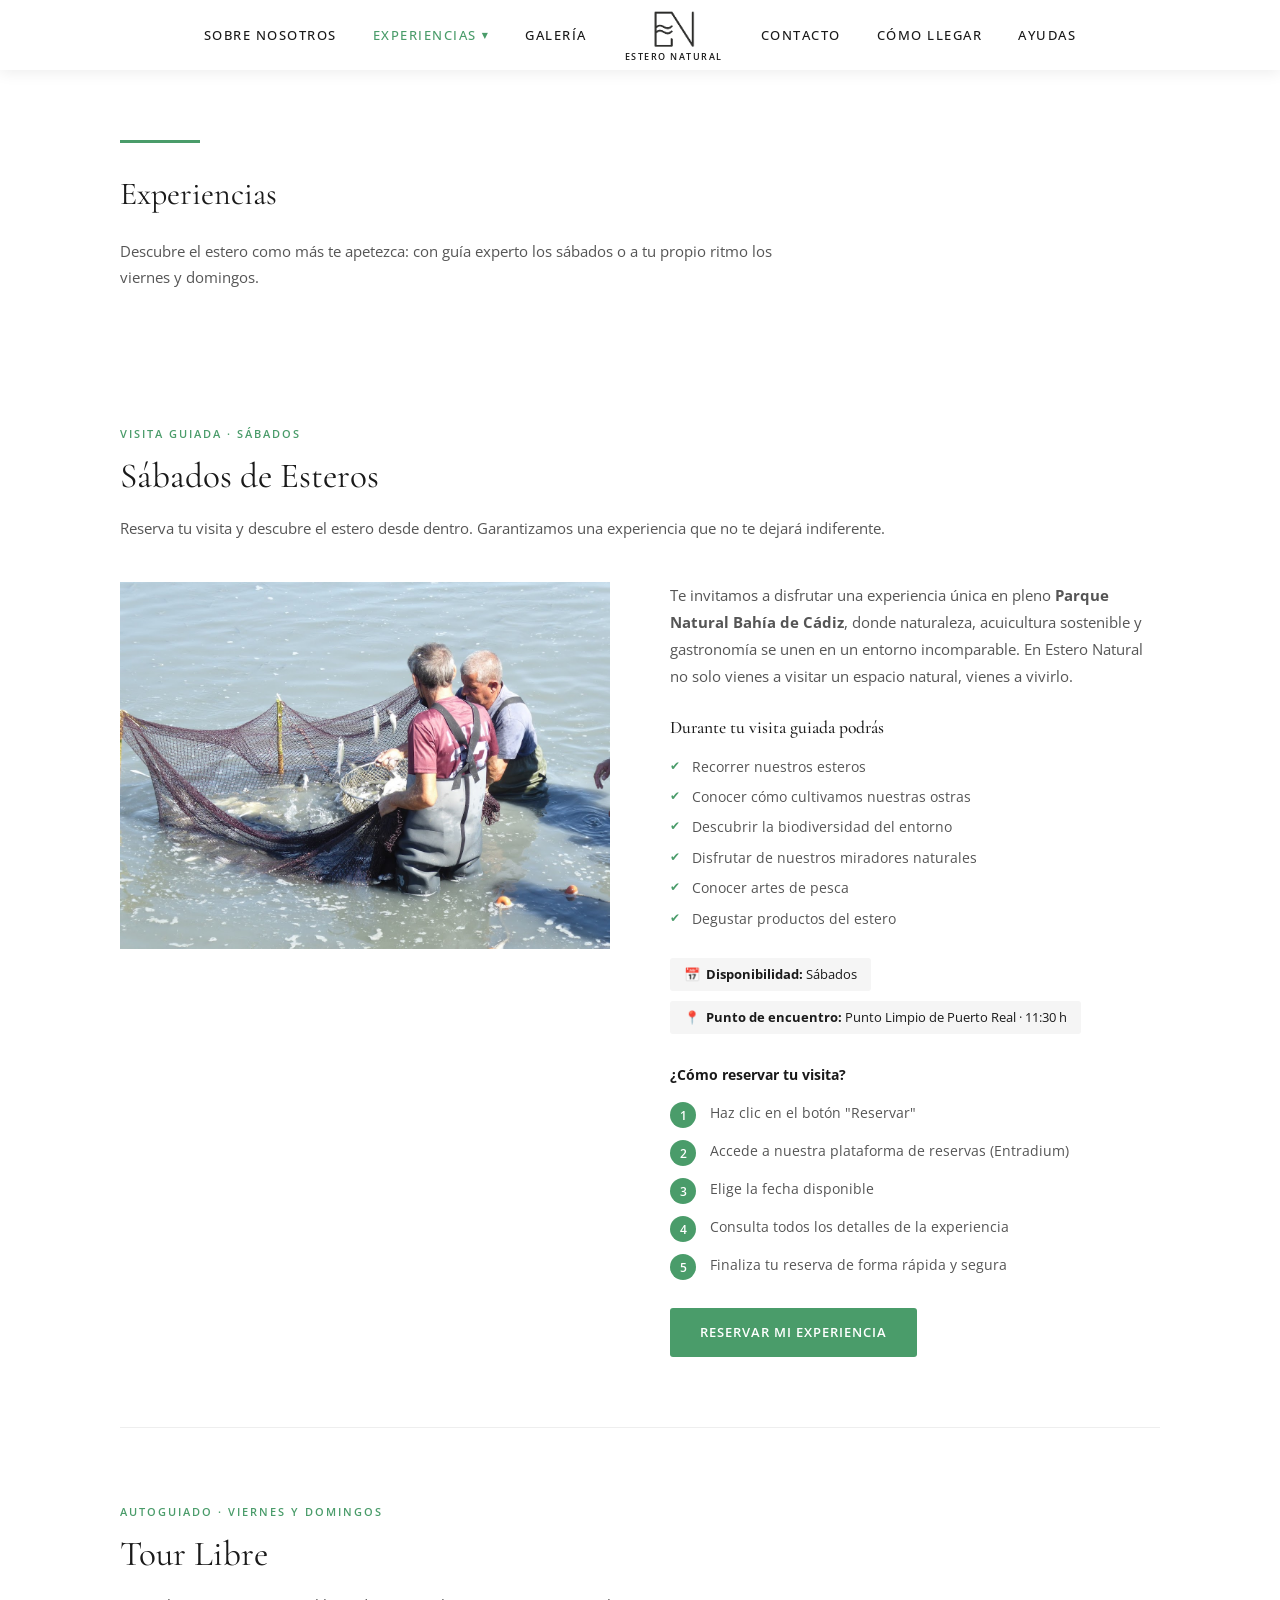
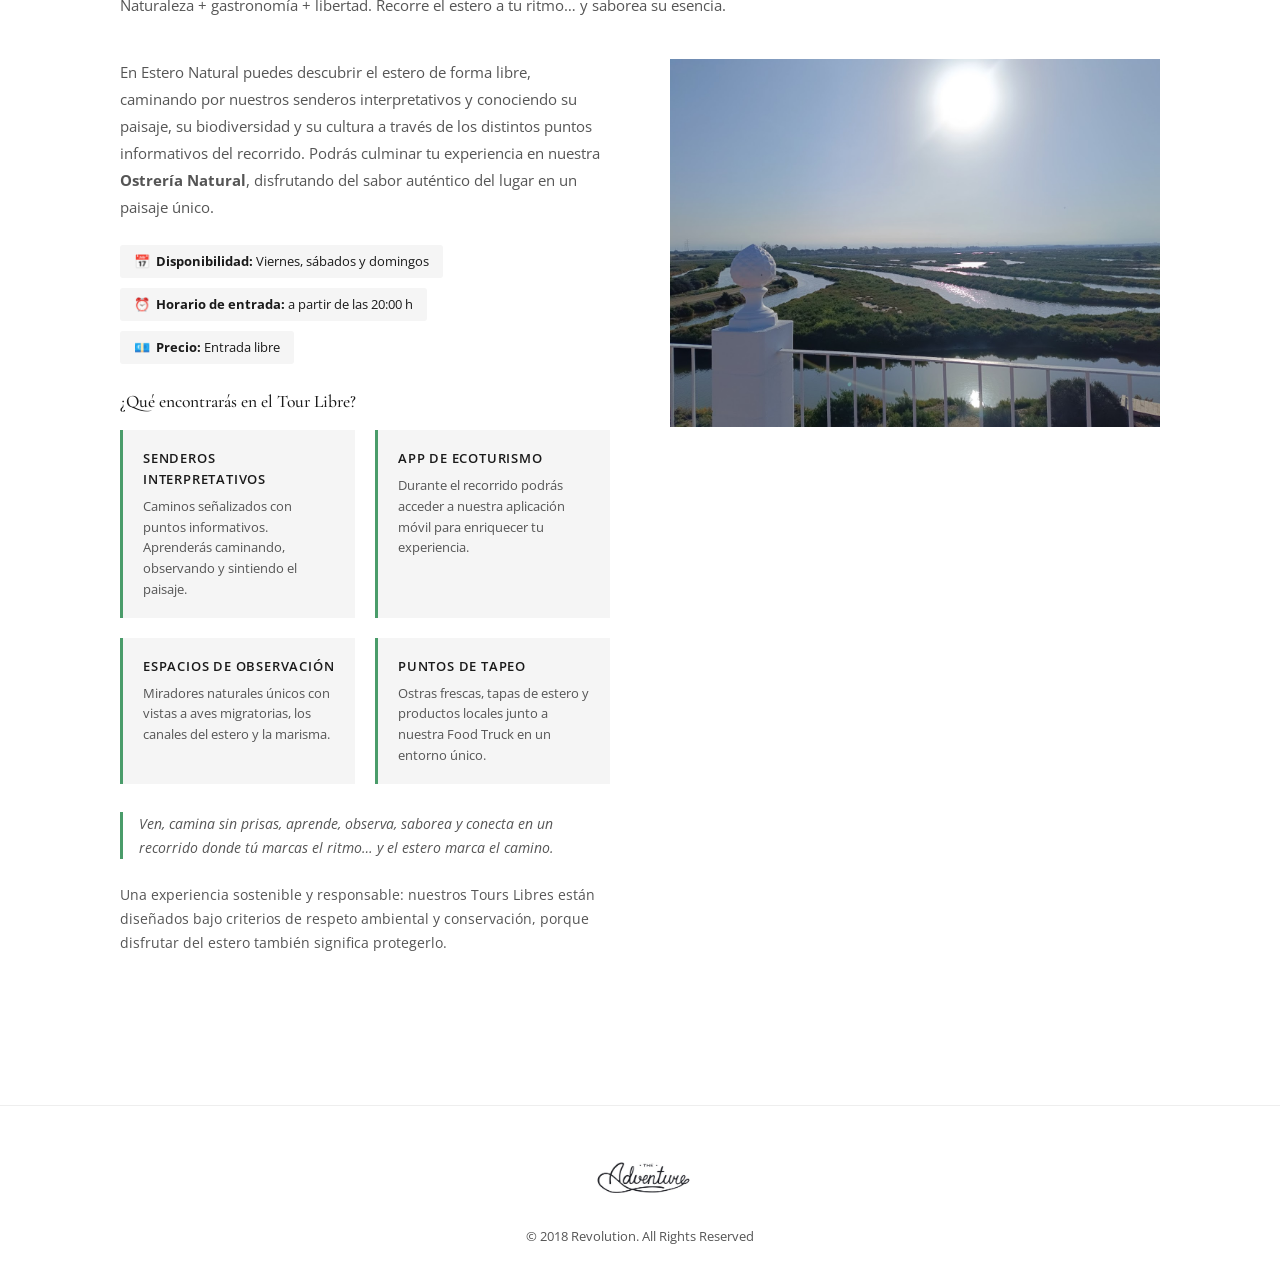
<file: tour-libre.html>
<!DOCTYPE html>
<html lang="es">
<head>
  <meta charset="UTF-8">
  <meta name="viewport" content="width=device-width, initial-scale=1.0">
  <title>Tour Libre – Estero Natural</title>
  <meta name="description" content="Descubre el estero a tu ritmo o reserva tu visita guiada. Estero Natural, Bahía de Cádiz.">
  <link rel="preconnect" href="https://fonts.googleapis.com">
  <link rel="preconnect" href="https://fonts.gstatic.com" crossorigin>
  <link href="https://fonts.googleapis.com/css2?family=Cormorant+Garamond:ital,wght@0,400;0,500;0,600;1,400&family=Open+Sans:wght@400;500;600&display=swap" rel="stylesheet">
  <link rel="stylesheet" href="styles.css">
  <style>
    /* ===== BLOQUES DE TOUR ===== */
    .tour-block {
      padding: 70px 0;
      border-bottom: 1px solid #eee;
    }

    .tour-block:last-of-type {
      border-bottom: none;
    }

    /* Número de sección */
    .tour-tag {
      display: inline-block;
      font-size: 11px;
      font-weight: 600;
      text-transform: uppercase;
      letter-spacing: 2px;
      color: var(--color-primary);
      margin-bottom: 10px;
    }

    .tour-block h2 {
      font-family: var(--font-serif);
      font-size: clamp(1.6rem, 3vw, 2.2rem);
      font-weight: 400;
      color: var(--color-foreground);
      margin-bottom: 16px;
      line-height: 1.3;
    }

    .tour-subtitle {
      font-size: 15px;
      color: var(--color-muted);
      margin-bottom: 30px;
      line-height: 1.8;
    }

    /* Grid foto + contenido */
    .tour-grid {
      display: grid;
      grid-template-columns: 1fr 1fr;
      gap: 60px;
      align-items: start;
      margin-top: 40px;
    }

    .tour-grid.reverse {
      direction: rtl;
    }

    .tour-grid.reverse > * {
      direction: ltr;
    }

    .tour-image .image-placeholder {
      width: 100%;
      height: 380px;
    }

    /* Lista de incluidos */
    .tour-includes {
      margin-bottom: 28px;
    }

    .tour-includes h3 {
      font-family: var(--font-serif);
      font-size: 1.1rem;
      font-weight: 500;
      color: var(--color-foreground);
      margin-bottom: 14px;
    }

    .tour-includes ul {
      list-style: none;
      padding: 0;
      display: flex;
      flex-direction: column;
      gap: 8px;
    }

    .tour-includes li {
      font-size: 14px;
      color: var(--color-muted);
      line-height: 1.6;
      padding-left: 22px;
      position: relative;
    }

    .tour-includes li::before {
      content: "✔";
      position: absolute;
      left: 0;
      color: var(--color-primary);
      font-size: 12px;
    }

    /* Píldoras de info rápida */
    .tour-info-pills {
      display: flex;
      flex-wrap: wrap;
      gap: 10px;
      margin-bottom: 30px;
    }

    .pill {
      display: inline-flex;
      align-items: center;
      gap: 6px;
      background-color: var(--color-light-gray);
      border-radius: 3px;
      padding: 8px 14px;
      font-size: 13px;
      color: var(--color-foreground);
      line-height: 1.3;
    }

    .pill strong {
      color: var(--color-foreground);
    }

    /* Pasos de reserva */
    .steps-list {
      counter-reset: steps;
      display: flex;
      flex-direction: column;
      gap: 12px;
      margin-bottom: 28px;
    }

    .step {
      display: flex;
      align-items: flex-start;
      gap: 14px;
      font-size: 14px;
      color: var(--color-muted);
    }

    .step-num {
      flex-shrink: 0;
      width: 26px;
      height: 26px;
      border-radius: 50%;
      background-color: var(--color-primary);
      color: var(--color-white);
      font-size: 12px;
      font-weight: 600;
      display: flex;
      align-items: center;
      justify-content: center;
    }

    /* Bloque de qué encontrarás */
    .features-grid {
      display: grid;
      grid-template-columns: 1fr 1fr;
      gap: 20px;
      margin-bottom: 28px;
    }

    .feature-item {
      background-color: var(--color-light-gray);
      padding: 18px 20px;
      border-left: 3px solid var(--color-primary);
    }

    .feature-item h4 {
      font-size: 13px;
      font-weight: 600;
      text-transform: uppercase;
      letter-spacing: 0.8px;
      color: var(--color-foreground);
      margin-bottom: 6px;
    }

    .feature-item p {
      font-size: 13px;
      color: var(--color-muted);
      line-height: 1.6;
    }

    @media (max-width: 768px) {
      .tour-grid,
      .tour-grid.reverse {
        grid-template-columns: 1fr;
        direction: ltr;
        gap: 36px;
      }

      .tour-image .image-placeholder {
        height: 250px;
      }

      .features-grid {
        grid-template-columns: 1fr;
      }
    }
  </style>
</head>
<body class="page-interior">

  <!-- Header / Navegación -->
  <header id="header" class="header-interior">
    <nav>
      <ul class="nav-list">
        <li><a href="index.html#sobre-nosotros">Sobre Nosotros</a></li>
        <li class="nav-dropdown">
          <a href="#" class="nav-dropdown-toggle active" aria-expanded="false">Experiencias <span class="dropdown-arrow">&#9660;</span></a>
          <div class="nav-dropdown-menu">
            <a href="tour-libre.html" class="active">Tour Libre</a>
            <a href="visitas-grupo.html">Visitas en Grupo</a>
          </div>
        </li>
        <li><a href="galeria.html">Galería</a></li>
        <li class="nav-logo">
          <a href="index.html">
            <img src="./img/en-logo-2-w.png" alt="Estero Natural" class="logo-img" data-logo-light="./img/en-logo-2-w.png" data-logo-dark="./img/logo-navbar-negro.png">
            <span class="logo-text">Estero Natural</span>
          </a>
        </li>
        <li><a href="contacto.html">Contacto</a></li>
        <li><a href="como-llegar.html">Cómo Llegar</a></li>
        <li><a href="ayudas.html">Ayudas</a></li>
      </ul>
    </nav>

    <button class="mobile-menu-btn" id="mobileMenuBtn" aria-label="Abrir menú">
      <span></span>
      <span></span>
      <span></span>
    </button>

    <div class="mobile-menu" id="mobileMenu">
      <ul>
        <li><a href="index.html#sobre-nosotros">Sobre Nosotros</a></li>
        <li class="mobile-dropdown">
          <a href="#" class="mobile-dropdown-toggle" aria-expanded="false">Experiencias <span class="dropdown-arrow">&#9660;</span></a>
          <ul class="mobile-dropdown-menu">
            <li><a href="tour-libre.html" class="active">Tour Libre</a></li>
            <li><a href="visitas-grupo.html">Visitas en Grupo</a></li>
          </ul>
        </li>
        <li><a href="galeria.html">Galería</a></li>
        <li><a href="contacto.html">Contacto</a></li>
        <li><a href="como-llegar.html">Cómo Llegar</a></li>
        <li><a href="ayudas.html">Ayudas</a></li>
      </ul>
    </div>
  </header>

  <!-- Contenido principal -->
  <main class="page-content">
    <div class="container">

      <div class="page-header">
        <div class="header-line"></div>
        <h2>Experiencias</h2>
        <p>Descubre el estero como más te apetezca: con guía experto los sábados o a tu propio ritmo los viernes y domingos.</p>
      </div>

      <!-- ===== BLOQUE 1: SÁBADOS DE ESTEROS (visita guiada con reserva) ===== -->
      <section class="tour-block" id="sabados-esteros">

        <span class="tour-tag">Visita guiada · Sábados</span>
        <h2>Sábados de Esteros</h2>
        <p class="tour-subtitle">Reserva tu visita y descubre el estero desde dentro. Garantizamos una experiencia que no te dejará indiferente.</p>

        <div class="tour-grid">

          <!-- Imagen -->
          <div class="tour-image">
            <img src="./img/visita-libre-1.jpg" alt="Foto salina atardecer">
          </div>

          <!-- Contenido -->
          <div>
            <p style="font-size:15px; color:var(--color-muted); line-height:1.8; margin-bottom:24px;">
              Te invitamos a disfrutar una experiencia única en pleno <strong>Parque Natural Bahía de Cádiz</strong>, donde naturaleza, acuicultura sostenible y gastronomía se unen en un entorno incomparable. En Estero Natural no solo vienes a visitar un espacio natural, vienes a vivirlo.
            </p>

            <div class="tour-includes">
              <h3>Durante tu visita guiada podrás</h3>
              <ul>
                <li>Recorrer nuestros esteros</li>
                <li>Conocer cómo cultivamos nuestras ostras</li>
                <li>Descubrir la biodiversidad del entorno</li>
                <li>Disfrutar de nuestros miradores naturales</li>
                <li>Conocer artes de pesca</li>
                <li>Degustar productos del estero</li>
              </ul>
            </div>

            <div class="tour-info-pills">
              <div class="pill">📅 <span><strong>Disponibilidad:</strong> Sábados</span></div>
              <div class="pill">📍 <span><strong>Punto de encuentro:</strong> Punto Limpio de Puerto Real · 11:30 h</span></div>
            </div>

            <div style="margin-bottom:20px;">
              <p style="font-size:14px; color:var(--color-muted); margin-bottom:16px;"><strong style="color:var(--color-foreground);">¿Cómo reservar tu visita?</strong></p>
              <div class="steps-list">
                <div class="step"><div class="step-num">1</div><span>Haz clic en el botón "Reservar"</span></div>
                <div class="step"><div class="step-num">2</div><span>Accede a nuestra plataforma de reservas (Entradium)</span></div>
                <div class="step"><div class="step-num">3</div><span>Elige la fecha disponible</span></div>
                <div class="step"><div class="step-num">4</div><span>Consulta todos los detalles de la experiencia</span></div>
                <div class="step"><div class="step-num">5</div><span>Finaliza tu reserva de forma rápida y segura</span></div>
              </div>
            </div>

            <a href="https://entradium.com/events/estero-natural-sabados-de-esteros" target="_blank" rel="noopener noreferrer" class="btn btn-primary">Reservar mi experiencia</a>
          </div>

        </div>
      </section>

      <!-- ===== BLOQUE 2: TOUR LIBRE (viernes y domingos) ===== -->
      <section class="tour-block" id="tour-libre">

        <span class="tour-tag">Autoguiado · Viernes y Domingos</span>
        <h2>Tour Libre</h2>
        <p class="tour-subtitle">Naturaleza + gastronomía + libertad. Recorre el estero a tu ritmo… y saborea su esencia.</p>

        <div class="tour-grid reverse">

          <!-- Imagen -->
          <div class="tour-image">
            <img src="./img/visita-libre-2.jpg" alt="Foto salina atardecer">
          </div>

          <!-- Contenido -->
          <div>
            <p style="font-size:15px; color:var(--color-muted); line-height:1.8; margin-bottom:24px;">
              En Estero Natural puedes descubrir el estero de forma libre, caminando por nuestros senderos interpretativos y conociendo su paisaje, su biodiversidad y su cultura a través de los distintos puntos informativos del recorrido. Podrás culminar tu experiencia en nuestra <strong>Ostrería Natural</strong>, disfrutando del sabor auténtico del lugar en un paisaje único.
            </p>

            <div class="tour-info-pills" style="margin-bottom:24px;">
              <div class="pill">📅 <span><strong>Disponibilidad:</strong> Viernes, sábados y domingos</span></div>
              <div class="pill">⏰ <span><strong>Horario de entrada:</strong> a partir de las 20:00 h</span></div>
              <div class="pill">💶 <span><strong>Precio:</strong> Entrada libre</span></div>
            </div>

            <div class="tour-includes" style="margin-bottom:24px;">
              <h3>¿Qué encontrarás en el Tour Libre?</h3>
              <div class="features-grid">
                <div class="feature-item">
                  <h4>Senderos Interpretativos</h4>
                  <p>Caminos señalizados con puntos informativos. Aprenderás caminando, observando y sintiendo el paisaje.</p>
                </div>
                <div class="feature-item">
                  <h4>App de Ecoturismo</h4>
                  <p>Durante el recorrido podrás acceder a nuestra aplicación móvil para enriquecer tu experiencia.</p>
                </div>
                <div class="feature-item">
                  <h4>Espacios de Observación</h4>
                  <p>Miradores naturales únicos con vistas a aves migratorias, los canales del estero y la marisma.</p>
                </div>
                <div class="feature-item">
                  <h4>Puntos de Tapeo</h4>
                  <p>Ostras frescas, tapas de estero y productos locales junto a nuestra Food Truck en un entorno único.</p>
                </div>
              </div>
            </div>

            <p style="font-size:14px; color:var(--color-muted); line-height:1.7; margin-bottom:24px; font-style:italic; border-left:3px solid var(--color-primary); padding-left:16px;">
              Ven, camina sin prisas, aprende, observa, saborea y conecta en un recorrido donde tú marcas el ritmo… y el estero marca el camino.
            </p>

            <p style="font-size:14px; color:var(--color-muted); line-height:1.7;">
              Una experiencia sostenible y responsable: nuestros Tours Libres están diseñados bajo criterios de respeto ambiental y conservación, porque disfrutar del estero también significa protegerlo.
            </p>
          </div>

        </div>
      </section>

    </div>
  </main>

  <!-- Footer -->
  <footer class="footer">
    <div class="container">
      <div class="footer-content">
        <a href="index.html" class="footer-logo-link">
          <img src="./img/logo-footer.jpeg" alt="Logo del footer" class="footer-logo footer-logo-image">
        </a>
        <p>© 2018 Revolution. All Rights Reserved</p>
      </div>
    </div>
  </footer>

  <button id="scrollToTop" class="scroll-to-top" aria-label="Volver arriba">
    <svg xmlns="http://www.w3.org/2000/svg" width="24" height="24" viewBox="0 0 24 24" fill="none" stroke="currentColor" stroke-width="2" stroke-linecap="round" stroke-linejoin="round">
      <path d="m18 15-6-6-6 6"/>
    </svg>
  </button>

  <script src="script.js"></script>
</body>
</html>
</file>
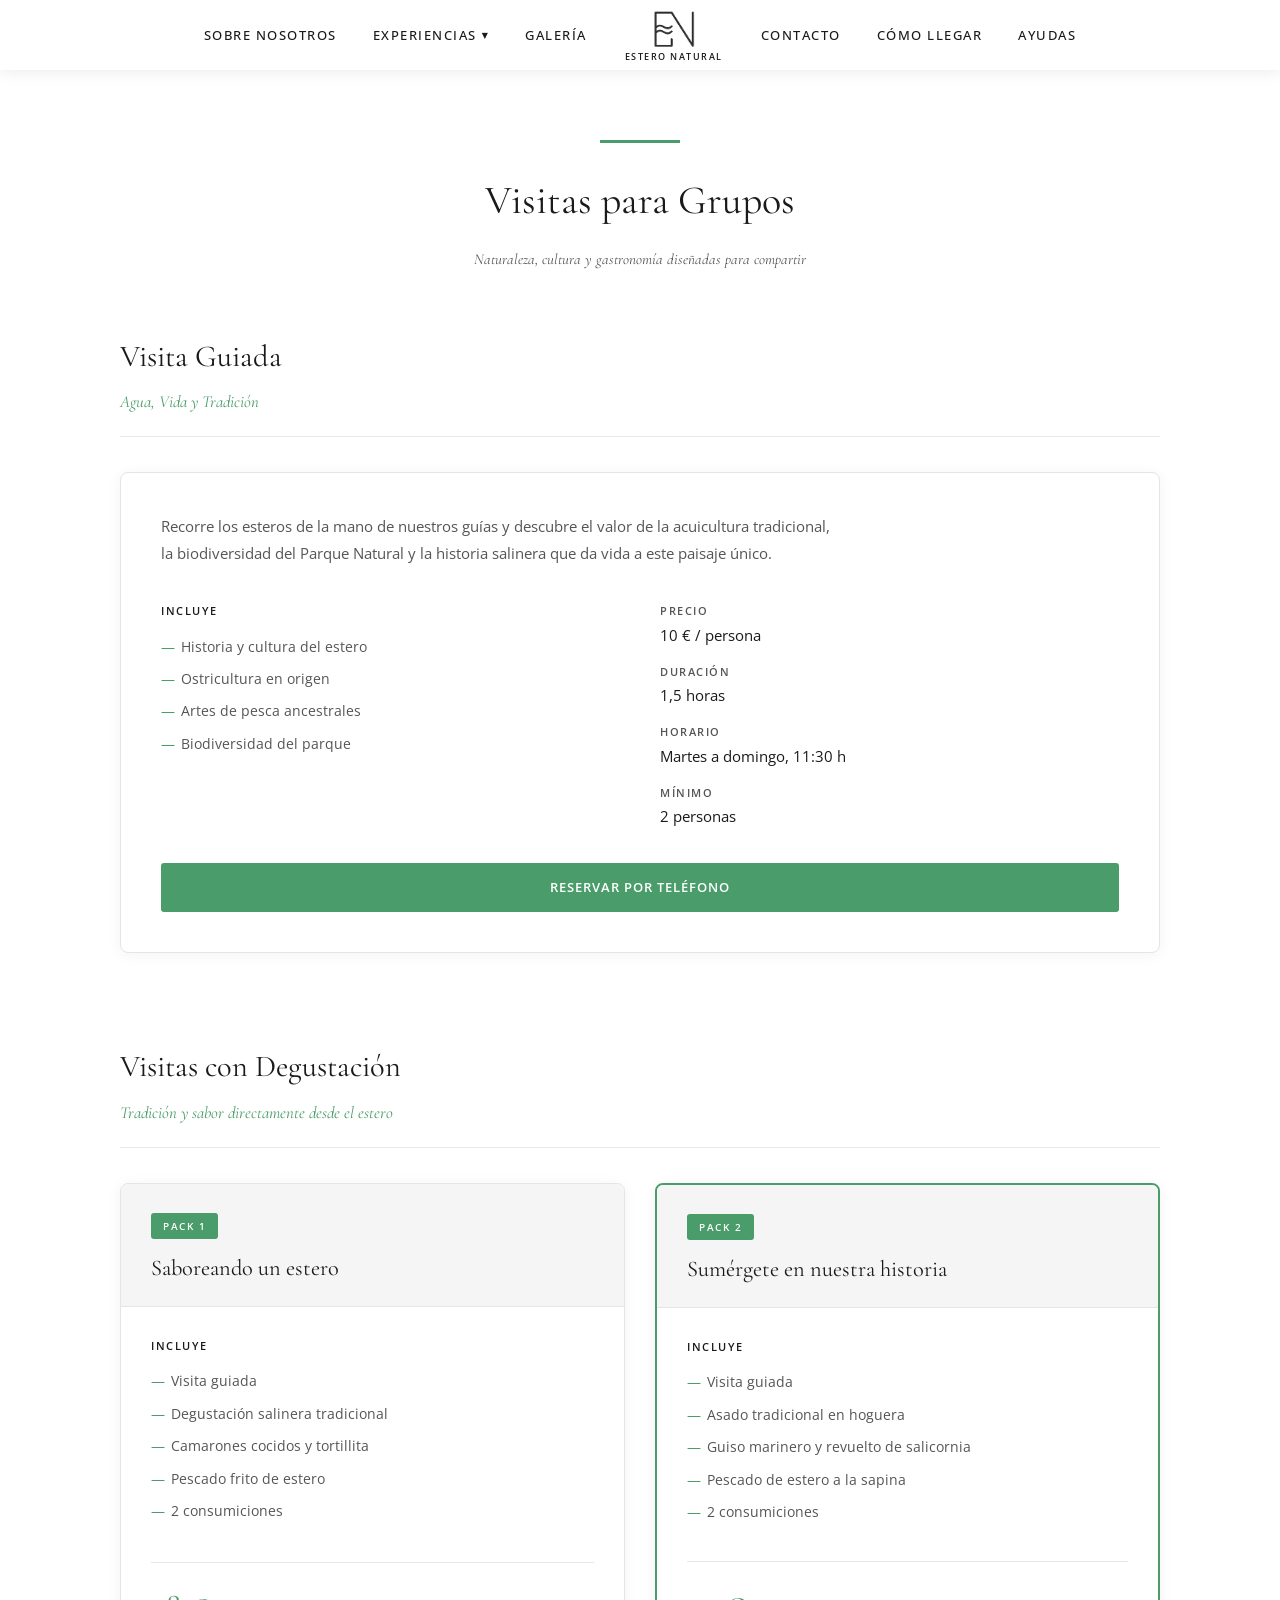
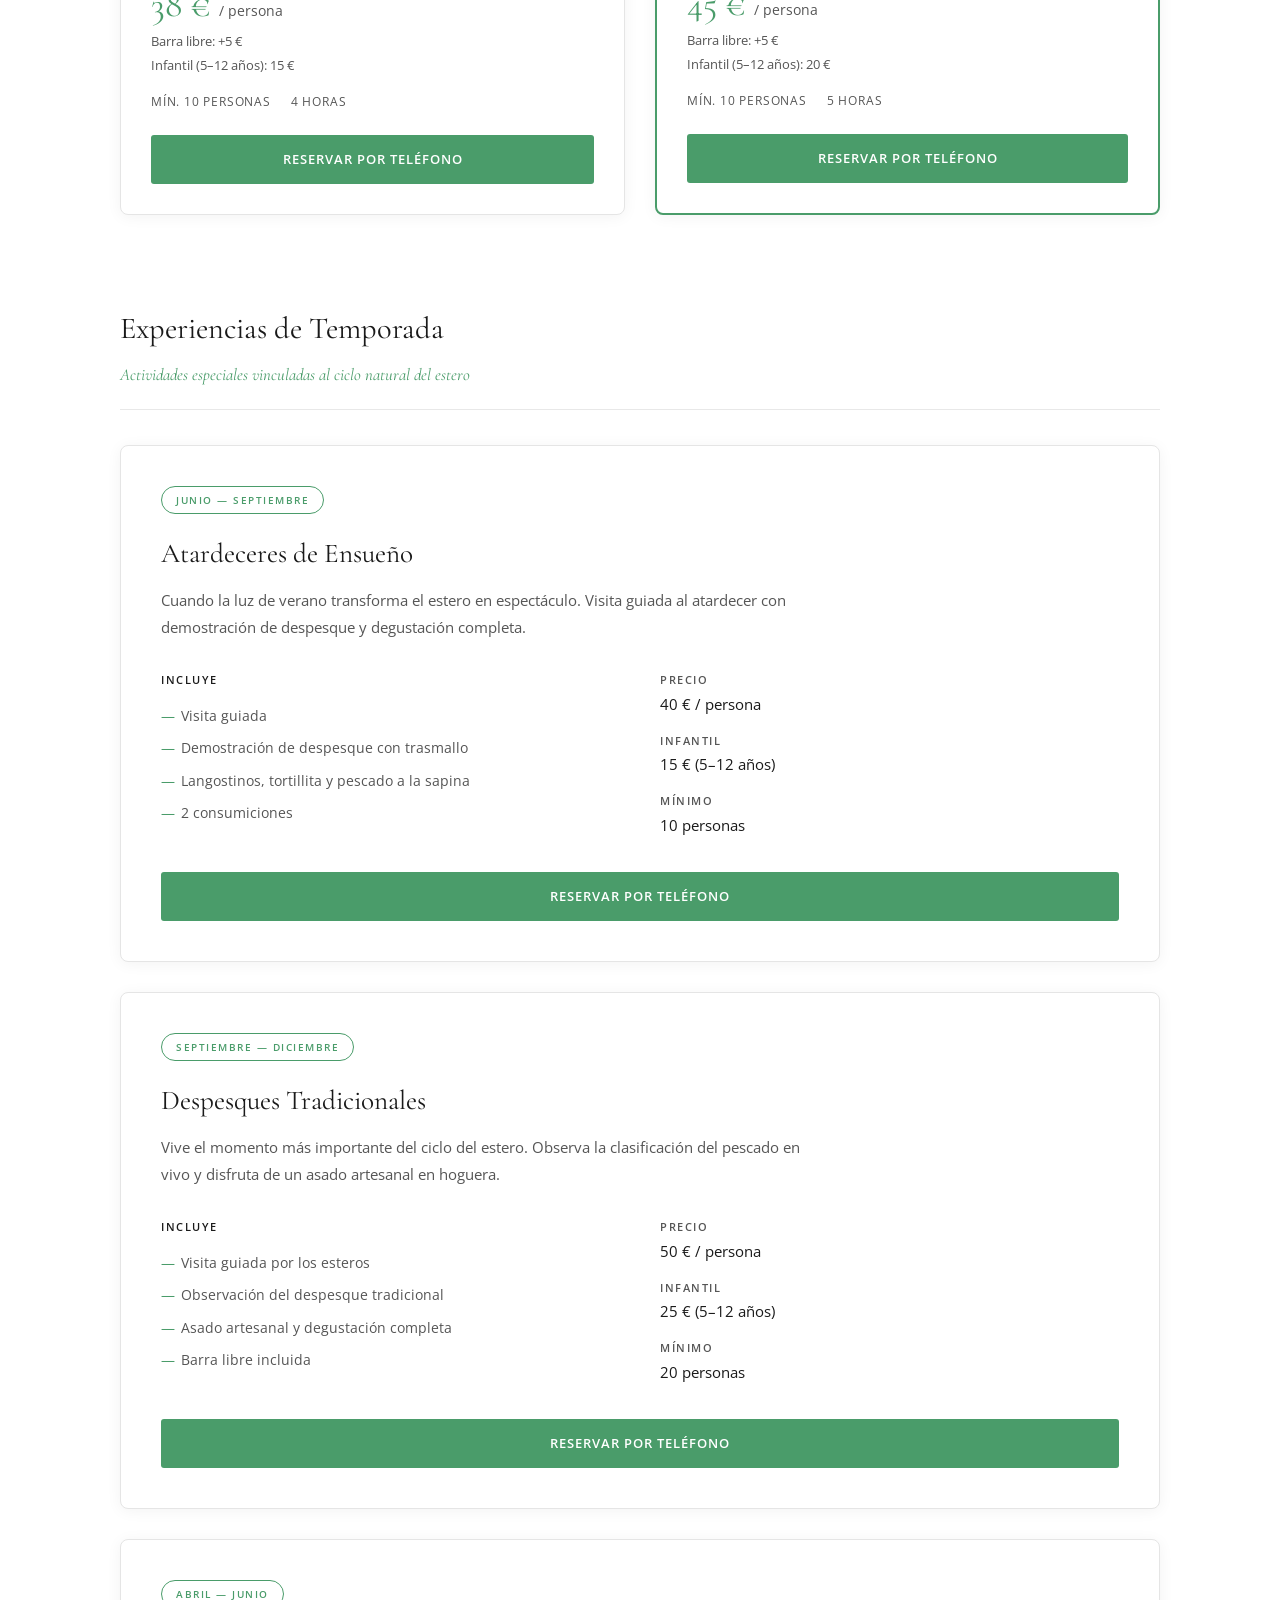
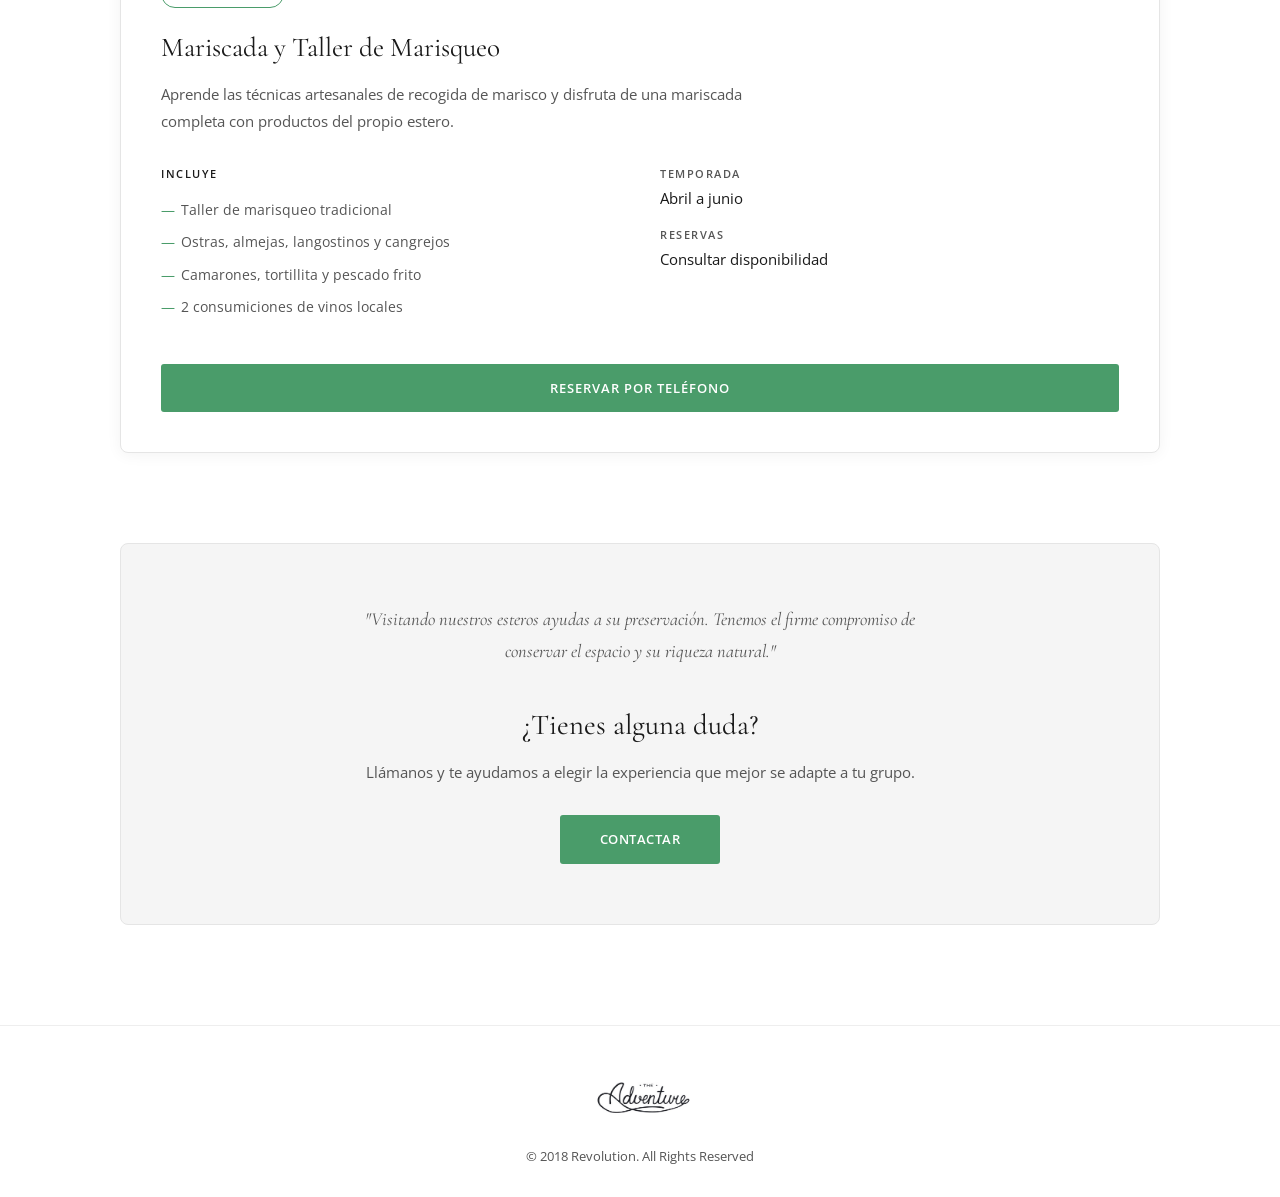
<file: visitas-grupo.html>
<!DOCTYPE html>
<html lang="es">
<head>
  <meta charset="UTF-8">
  <meta name="viewport" content="width=device-width, initial-scale=1.0">
  <title>Visitas Guiadas - Estero Natural</title>
  <meta name="description" content="Visitas guiadas para grupos en Estero Natural - Descubre la acuicultura tradicional, biodiversidad y gastronomía del estero.">
  <link rel="preconnect" href="https://fonts.googleapis.com">
  <link rel="preconnect" href="https://fonts.gstatic.com" crossorigin>
  <link href="https://fonts.googleapis.com/css2?family=Cormorant+Garamond:ital,wght@0,400;0,500;0,600;1,400&family=Open+Sans:wght@400;500;600&display=swap" rel="stylesheet">
  <link rel="stylesheet" href="styles.css">
</head>
<body class="page-interior">

  <!-- Header / Navegación -->
  <header id="header" class="header-interior">
    <nav>
      <ul class="nav-list">
        <li><a href="index.html#sobre-nosotros">Sobre Nosotros</a></li>
        <li class="nav-dropdown">
          <a href="#" class="nav-dropdown-toggle" aria-expanded="false">Experiencias <span class="dropdown-arrow">&#9660;</span></a>
          <div class="nav-dropdown-menu">
            <a href="tour-libre.html">Tour Libre</a>
            <a href="visitas-grupo.html" class="active">Visitas en Grupo</a>
          </div>
        </li>
        <li><a href="galeria.html">Galería</a></li>
        <li class="nav-logo">
          <a href="index.html">
            <img src="./img/en-logo-2-w.png" alt="Estero Natural" class="logo-img" data-logo-light="./img/en-logo-2-w.png" data-logo-dark="./img/logo-navbar-negro.png">
            <span class="logo-text">Estero Natural</span>
          </a>
        </li>
        <li><a href="contacto.html">Contacto</a></li>
        <li><a href="como-llegar.html">Cómo Llegar</a></li>
        <li><a href="ayudas.html">Ayudas</a></li>
      </ul>
    </nav>

    <button class="mobile-menu-btn" id="mobileMenuBtn" aria-label="Abrir menú">
      <span></span><span></span><span></span>
    </button>

    <div class="mobile-menu" id="mobileMenu">
      <ul>
        <li><a href="index.html#sobre-nosotros">Sobre Nosotros</a></li>
        <li class="mobile-dropdown">
          <a href="#" class="mobile-dropdown-toggle" aria-expanded="false">Experiencias <span class="dropdown-arrow">&#9660;</span></a>
          <ul class="mobile-dropdown-menu">
            <li><a href="tour-libre.html">Tour Libre</a></li>
            <li><a href="visitas-grupo.html" class="active">Visitas en Grupo</a></li>
          </ul>
        </li>
        <li><a href="galeria.html">Galería</a></li>
        <li><a href="contacto.html">Contacto</a></li>
        <li><a href="como-llegar.html">Cómo Llegar</a></li>
        <li><a href="ayudas.html">Ayudas</a></li>
      </ul>
    </div>
  </header>

  <!-- Contenido Principal -->
  <main class="page-content visitas-page">
    <div class="container">

      <!-- Encabezado -->
      <div class="page-header">
        <div class="header-line"></div>
        <h1>Visitas para Grupos</h1>
        <p class="intro-text">Naturaleza, cultura y gastronomía diseñadas para compartir</p>
      </div>

      <!-- 1. Visita Guiada Básica -->
      <section class="visita-section" id="visita-guiada">
        <div class="section-header">
          <h2>Visita Guiada</h2>
          <p class="section-subtitle">Agua, Vida y Tradición</p>
        </div>

        <div class="visita-card">
          <p class="visita-desc">Recorre los esteros de la mano de nuestros guías y descubre el valor de la acuicultura tradicional, la biodiversidad del Parque Natural y la historia salinera que da vida a este paisaje único.</p>

          <div class="visita-two-col">
            <div class="incluye-lista">
              <h4>Incluye</h4>
              <ul>
                <li>Historia y cultura del estero</li>
                <li>Ostricultura en origen</li>
                <li>Artes de pesca ancestrales</li>
                <li>Biodiversidad del parque</li>
              </ul>
            </div>

            <div class="visita-datos">
              <div class="dato-item">
                <span class="dato-label">Precio</span>
                <span class="dato-valor">10 € / persona</span>
              </div>
              <div class="dato-item">
                <span class="dato-label">Duración</span>
                <span class="dato-valor">1,5 horas</span>
              </div>
              <div class="dato-item">
                <span class="dato-label">Horario</span>
                <span class="dato-valor">Martes a domingo, 11:30 h</span>
              </div>
              <div class="dato-item">
                <span class="dato-label">Mínimo</span>
                <span class="dato-valor">2 personas</span>
              </div>
            </div>
          </div>

          <a href="contacto.html" class="btn btn-primary btn-reserve">Reservar por teléfono</a>
        </div>
      </section>

      <!-- 2. Visitas con Degustación -->
      <section class="visita-section" id="visitas-degustacion">
        <div class="section-header">
          <h2>Visitas con Degustación</h2>
          <p class="section-subtitle">Tradición y sabor directamente desde el estero</p>
        </div>

        <div class="packs-grid">

          <!-- Pack 1 -->
          <div class="pack-card">
            <div class="pack-header">
              <span class="pack-badge">PACK 1</span>
              <h3>Saboreando un estero</h3>
            </div>
            <div class="pack-content">
              <div class="incluye-lista">
                <h4>Incluye</h4>
                <ul>
                  <li>Visita guiada</li>
                  <li>Degustación salinera tradicional</li>
                  <li>Camarones cocidos y tortillita</li>
                  <li>Pescado frito de estero</li>
                  <li>2 consumiciones</li>
                </ul>
              </div>
              <div class="pack-info">
                <div class="precio-principal">38 € <span>/ persona</span></div>
                <div class="precio-extras">
                  <span>Barra libre: +5 €</span>
                  <span>Infantil (5–12 años): 15 €</span>
                </div>
                <div class="pack-detalles">
                  <span>Mín. 10 personas</span>
                  <span>4 horas</span>
                </div>
              </div>
              <a href="contacto.html" class="btn btn-primary btn-reserve">Reservar por teléfono</a>
            </div>
          </div>

          <!-- Pack 2 -->
          <div class="pack-card featured">
            <div class="pack-header">
              <span class="pack-badge">PACK 2</span>
              <h3>Sumérgete en nuestra historia</h3>
            </div>
            <div class="pack-content">
              <div class="incluye-lista">
                <h4>Incluye</h4>
                <ul>
                  <li>Visita guiada</li>
                  <li>Asado tradicional en hoguera</li>
                  <li>Guiso marinero y revuelto de salicornia</li>
                  <li>Pescado de estero a la sapina</li>
                  <li>2 consumiciones</li>
                </ul>
              </div>
              <div class="pack-info">
                <div class="precio-principal">45 € <span>/ persona</span></div>
                <div class="precio-extras">
                  <span>Barra libre: +5 €</span>
                  <span>Infantil (5–12 años): 20 €</span>
                </div>
                <div class="pack-detalles">
                  <span>Mín. 10 personas</span>
                  <span>5 horas</span>
                </div>
              </div>
              <a href="contacto.html" class="btn btn-primary btn-reserve">Reservar por teléfono</a>
            </div>
          </div>

        </div>
      </section>

      <!-- 3. Experiencias de Temporada -->
      <section class="visita-section" id="experiencias-temporada">
        <div class="section-header">
          <h2>Experiencias de Temporada</h2>
          <p class="section-subtitle">Actividades especiales vinculadas al ciclo natural del estero</p>
        </div>

        <!-- Atardeceres -->
        <div class="temporada-card">
          <span class="temporada-badge">Junio &mdash; Septiembre</span>
          <h3>Atardeceres de Ensueño</h3>
          <p class="temporada-intro">Cuando la luz de verano transforma el estero en espectáculo. Visita guiada al atardecer con demostración de despesque y degustación completa.</p>
          <div class="visita-two-col">
            <div class="incluye-lista">
              <h4>Incluye</h4>
              <ul>
                <li>Visita guiada</li>
                <li>Demostración de despesque con trasmallo</li>
                <li>Langostinos, tortillita y pescado a la sapina</li>
                <li>2 consumiciones</li>
              </ul>
            </div>
            <div class="visita-datos">
              <div class="dato-item">
                <span class="dato-label">Precio</span>
                <span class="dato-valor">40 € / persona</span>
              </div>
              <div class="dato-item">
                <span class="dato-label">Infantil</span>
                <span class="dato-valor">15 € (5–12 años)</span>
              </div>
              <div class="dato-item">
                <span class="dato-label">Mínimo</span>
                <span class="dato-valor">10 personas</span>
              </div>
            </div>
          </div>
          <a href="contacto.html" class="btn btn-primary btn-reserve">Reservar por teléfono</a>
        </div>

        <!-- Despesques -->
        <div class="temporada-card">
          <span class="temporada-badge">Septiembre &mdash; Diciembre</span>
          <h3>Despesques Tradicionales</h3>
          <p class="temporada-intro">Vive el momento más importante del ciclo del estero. Observa la clasificación del pescado en vivo y disfruta de un asado artesanal en hoguera.</p>
          <div class="visita-two-col">
            <div class="incluye-lista">
              <h4>Incluye</h4>
              <ul>
                <li>Visita guiada por los esteros</li>
                <li>Observación del despesque tradicional</li>
                <li>Asado artesanal y degustación completa</li>
                <li>Barra libre incluida</li>
              </ul>
            </div>
            <div class="visita-datos">
              <div class="dato-item">
                <span class="dato-label">Precio</span>
                <span class="dato-valor">50 € / persona</span>
              </div>
              <div class="dato-item">
                <span class="dato-label">Infantil</span>
                <span class="dato-valor">25 € (5–12 años)</span>
              </div>
              <div class="dato-item">
                <span class="dato-label">Mínimo</span>
                <span class="dato-valor">20 personas</span>
              </div>
            </div>
          </div>
          <a href="contacto.html" class="btn btn-primary btn-reserve">Reservar por teléfono</a>
        </div>

        <!-- Mariscada -->
        <div class="temporada-card">
          <span class="temporada-badge">Abril &mdash; Junio</span>
          <h3>Mariscada y Taller de Marisqueo</h3>
          <p class="temporada-intro">Aprende las técnicas artesanales de recogida de marisco y disfruta de una mariscada completa con productos del propio estero.</p>
          <div class="visita-two-col">
            <div class="incluye-lista">
              <h4>Incluye</h4>
              <ul>
                <li>Taller de marisqueo tradicional</li>
                <li>Ostras, almejas, langostinos y cangrejos</li>
                <li>Camarones, tortillita y pescado frito</li>
                <li>2 consumiciones de vinos locales</li>
              </ul>
            </div>
            <div class="visita-datos">
              <div class="dato-item">
                <span class="dato-label">Temporada</span>
                <span class="dato-valor">Abril a junio</span>
              </div>
              <div class="dato-item">
                <span class="dato-label">Reservas</span>
                <span class="dato-valor">Consultar disponibilidad</span>
              </div>
            </div>
          </div>
          <a href="contacto.html" class="btn btn-primary btn-reserve">Reservar por teléfono</a>
        </div>

      </section>

      <!-- CTA Final -->
      <section class="cta-final">
        <div class="cta-content-box">
          <p class="quote">"Visitando nuestros esteros ayudas a su preservación. Tenemos el firme compromiso de conservar el espacio y su riqueza natural."</p>
          <h3>¿Tienes alguna duda?</h3>
          <p>Llámanos y te ayudamos a elegir la experiencia que mejor se adapte a tu grupo.</p>
          <a href="contacto.html" class="btn btn-primary btn-large">Contactar</a>
        </div>
      </section>

    </div>
  </main>

  <!-- Footer -->
  <footer class="footer">
    <div class="container">
      <div class="footer-content">
        <a href="index.html" class="footer-logo-link">
          <img src="./img/logo-footer.jpeg" alt="Logo del footer" class="footer-logo footer-logo-image">
        </a>
        <p>© 2018 Revolution. All Rights Reserved</p>
      </div>
    </div>
  </footer>

  <button id="scrollToTop" class="scroll-to-top" aria-label="Volver arriba">
    <svg xmlns="http://www.w3.org/2000/svg" width="24" height="24" viewBox="0 0 24 24" fill="none" stroke="currentColor" stroke-width="2" stroke-linecap="round" stroke-linejoin="round">
      <path d="m18 15-6-6-6 6"/>
    </svg>
  </button>

  <script src="script.js"></script>
</body>
</html>
</file>
<file: styles.css>
/* ===================================
   VARIABLES Y RESET
   =================================== */
:root {
  --color-primary: #4a9c6a;
  --color-primary-dark: #3d8a5a;
  --color-primary-light: #5ab87a;
  --color-accent: #00b4d8;
  --color-background: #ffffff;
  --color-foreground: #1a1a1a;
  --color-muted: #555555;
  --color-light-gray: #f5f5f5;
  --color-white: #ffffff;
  --color-overlay: rgba(0, 0, 0, 0.3);
  
  --font-serif: 'Cormorant Garamond', Georgia, serif;
  --font-sans: 'Open Sans', system-ui, sans-serif;
  
  --transition: all 0.3s ease;
}

*, *::before, *::after {
  box-sizing: border-box;
  margin: 0;
  padding: 0;
}

html {
  scroll-behavior: smooth;
}

body {
  font-family: var(--font-sans);
  background-color: var(--color-background);
  color: var(--color-foreground);
  line-height: 1.6;
}

img {
  max-width: 100%;
  height: auto;
  display: block;
}

a {
  text-decoration: none;
  color: inherit;
}

ul {
  list-style: none;
}

.container {
  width: 100%;
  max-width: 1100px;
  margin: 0 auto;
  padding: 0 30px;
}

/* ===================================
   PLACEHOLDERS DE IMÁGENES
   =================================== */
.image-placeholder {
  background: linear-gradient(135deg, #e8e8e8 0%, #d0d0d0 100%);
  border: 3px dashed #999;
  display: flex;
  align-items: center;
  justify-content: center;
  text-align: center;
  color: #666;
  font-weight: 600;
  font-size: 14px;
}

.image-placeholder span {
  padding: 10px;
  line-height: 1.4;
}

/* ===================================
   HEADER / NAVEGACIÓN
   =================================== */
#header {
  position: fixed;
  top: 0;
  left: 0;
  right: 0;
  z-index: 1000;
  padding: 8px 32px;
  transition: var(--transition);
}

#header.scrolled {
  background-color: var(--color-white);
  box-shadow: 0 2px 15px rgba(0, 0, 0, 0.08);
  padding: 7px 32px;
}

#header.header-interior {
  background-color: var(--color-white);
  box-shadow: 0 2px 15px rgba(0, 0, 0, 0.08);
}

#header nav {
  display: flex;
  justify-content: center;
}

.nav-list {
  display: flex;
  align-items: center;
  gap: 0;
}

.nav-list li {
  margin: 0 18px;
}

.nav-list li a {
  color: var(--color-white);
  font-size: 13px;
  font-weight: 500;
  text-transform: uppercase;
  letter-spacing: 1.5px;
  transition: var(--transition);
  position: relative;
}

.nav-list li a.active {
  color: var(--color-primary);
}

#header.scrolled .nav-list li a,
#header.header-interior .nav-list li a {
  color: var(--color-foreground);
}

#header.scrolled .nav-list li a.active,
#header.header-interior .nav-list li a.active {
  color: var(--color-primary);
}

.nav-list li a:hover {
  color: var(--color-primary);
}

.nav-logo {
  margin: 0 20px !important;
}

.nav-logo a {
  display: flex;
  flex-direction: column;
  align-items: center;
}

.logo-placeholder {
  width: 40px;
  height: 52px;
  border-radius: 0;
  font-size: 8px;
  border-width: 2px;
}

.logo-img {
  width: 42px;
  height: auto;
  max-height: 42px;
  object-fit: contain;
}

.logo-text {
  font-size: 9px;
  font-weight: 600;
  margin-top: 2px;
  line-height: 1.1;
  color: var(--color-white);
  transition: var(--transition);
}

#header.scrolled .logo-text,
#header.header-interior .logo-text {
  color: var(--color-foreground);
}

/* Menú móvil */
.mobile-menu-btn {
  display: none;
  flex-direction: column;
  justify-content: space-between;
  width: 28px;
  height: 20px;
  background: none;
  border: none;
  cursor: pointer;
  position: absolute;
  right: 25px;
  top: 50%;
  transform: translateY(-50%);
}

.mobile-menu-btn span {
  display: block;
  width: 100%;
  height: 2px;
  background-color: var(--color-white);
  transition: var(--transition);
}

#header.scrolled .mobile-menu-btn span,
#header.header-interior .mobile-menu-btn span {
  background-color: var(--color-foreground);
}

.mobile-menu {
  display: none;
  position: absolute;
  top: 100%;
  left: 0;
  right: 0;
  background-color: var(--color-white);
  padding: 25px;
  box-shadow: 0 5px 20px rgba(0, 0, 0, 0.1);
}

.mobile-menu.active {
  display: block;
}

.mobile-menu ul {
  display: flex;
  flex-direction: column;
  gap: 18px;
}

.mobile-menu a {
  color: var(--color-foreground);
  font-size: 15px;
  font-weight: 500;
  text-transform: uppercase;
  letter-spacing: 1px;
}

.mobile-menu a.active {
  color: var(--color-primary);
}

/* ===================================
   DROPDOWN DE NAVEGACIÓN
   =================================== */
.nav-dropdown {
  position: relative;
}

.nav-dropdown-toggle {
  display: flex;
  align-items: center;
  gap: 5px;
  cursor: pointer;
}

.dropdown-arrow {
  font-size: 8px;
  transition: transform 0.25s ease;
  display: inline-block;
  line-height: 1;
}

.nav-dropdown:hover .dropdown-arrow,
.nav-dropdown.open .dropdown-arrow {
  transform: rotate(180deg);
}

.nav-dropdown-menu {
  position: absolute;
  top: calc(100% + 12px);
  left: 50%;
  transform: translateX(-50%);
  background-color: var(--color-white);
  border-top: 2px solid var(--color-primary);
  box-shadow: 0 8px 24px rgba(0, 0, 0, 0.12);
  min-width: 170px;
  opacity: 0;
  visibility: hidden;
  pointer-events: none;
  transition: opacity 0.2s ease, transform 0.2s ease;
  transform: translateX(-50%) translateY(-6px);
  z-index: 200;
}

.nav-dropdown:hover .nav-dropdown-menu,
.nav-dropdown.open .nav-dropdown-menu {
  opacity: 1;
  visibility: visible;
  pointer-events: auto;
  transform: translateX(-50%) translateY(0);
}

.nav-dropdown-menu a {
  display: block;
  padding: 11px 18px;
  font-size: 12px;
  font-weight: 500;
  text-transform: uppercase;
  letter-spacing: 1.2px;
  color: var(--color-foreground) !important;
  border-bottom: 1px solid #f0f0f0;
  transition: var(--transition);
  white-space: nowrap;
}

.nav-dropdown-menu a:last-child {
  border-bottom: none;
}

.nav-dropdown-menu a:hover {
  background-color: var(--color-light-gray);
  color: var(--color-primary) !important;
  padding-left: 24px;
}

/* Dropdown móvil */
.mobile-dropdown-toggle {
  display: flex;
  align-items: center;
  justify-content: space-between;
  width: 100%;
}

.mobile-dropdown-menu {
  display: none;
  padding-left: 16px;
  margin-top: 10px;
  border-left: 2px solid var(--color-primary);
}

.mobile-dropdown.open .mobile-dropdown-menu {
  display: block;
}

.mobile-dropdown.open .dropdown-arrow {
  transform: rotate(180deg);
}

.mobile-dropdown-menu li {
  padding: 6px 0;
}

.mobile-dropdown-menu a {
  font-size: 13px !important;
  letter-spacing: 0.8px !important;
  color: var(--color-muted) !important;
}

.mobile-dropdown-menu a:hover {
  color: var(--color-primary) !important;
}

/* ===================================
   HERO SECTION (INICIO)
   =================================== */
.hero {
  position: relative;
  height: 100vh;
  width: 100%;
  overflow: hidden;
}

.hero-bg {
  position: absolute;
  inset: 0;
  width: 100%;
  height: 100%;
  font-size: 18px;
  object-fit: cover;
}

.hero-overlay {
  position: absolute;
  inset: 0;
  background-color: var(--color-overlay);
}

.hero-content {
  position: relative;
  z-index: 10;
  display: flex;
  flex-direction: column;
  align-items: center;
  justify-content: center;
  height: 100%;
  text-align: center;
  color: var(--color-white);
  padding: 0 20px;
}

.hero-content h2 {
  font-family: var(--font-serif);
  font-size: clamp(2.5rem, 6vw, 4rem);
  font-weight: 400;
  letter-spacing: 3px;
}

/* ===================================
   ABOUT SECTION (INICIO)
   =================================== */
.about-section {
  padding: 80px 0;
  background-color: var(--color-background);
}

.about-grid {
  display: flex;
  align-items: flex-start;
  gap: 50px;
}

.about-image {
  flex: 0 0 250px;
}

.circle-placeholder {
  width: 230px;
  height: 230px;
  border-radius: 50%;
}

.circle-image {
  width: 230px;
  height: 230px;
  border-radius: 50%;
  object-fit: cover;
}

.about-content {
  flex: 1;
}

.about-content p {
  color: var(--color-muted);
  margin-bottom: 20px;
  font-size: 15px;
  line-height: 1.8;
}

.about-content .btn {
  margin-top: 15px;
}

/* ===================================
   CTA SECTION (INICIO)
   =================================== */
.cta-section {
  position: relative;
  height: 450px;
  display: flex;
  align-items: center;
  justify-content: center;
}

.cta-bg {
  position: absolute;
  inset: 0;
  width: 100%;
  height: 100%;
  object-fit: cover;
}

.cta-overlay {
  position: absolute;
  inset: 0;
  background-color: rgba(0, 0, 0, 0.25);
}

.cta-content {
  position: relative;
  z-index: 10;
  text-align: center;
  color: var(--color-white);
  padding: 0 20px;
  max-width: 800px;
}

.cta-content h2 {
  font-family: var(--font-serif);
  font-size: 2rem;
  font-style: italic;
  font-weight: 400;
}

/* ===================================
   GALLERY SECTION (INICIO)
   =================================== */
.gallery-section {
  padding: 80px 0;
  background-color: var(--color-background);
}

.gallery-header {
  text-align: center;
  margin-bottom: 40px;
}

.small-circle {
  width: 90px;
  height: 90px;
  border-radius: 50%;
  margin: 0 auto 20px;
  font-size: 11px;
}

.decorative-image {
  object-fit: cover;
}

.gallery-header h2 {
  font-family: var(--font-serif);
  font-size: 2.2rem;
  color: var(--color-foreground);
  font-weight: 400;
}

.gallery-grid {
  display: grid;
  grid-template-columns: repeat(3, 1fr);
  gap: 20px;
}

.gallery-item {
  overflow: hidden;
  transition: var(--transition);
}

.gallery-item:hover {
  opacity: 0.9;
}

.gallery-placeholder {
  height: 250px;
}

.gallery-image {
  width: 100%;
  object-fit: cover;
}

/* ===================================
   EVENTS SECTION (INICIO)
   =================================== */
.events-section {
  padding: 80px 0;
  background-color: var(--color-background);
}

.events-section > .container > h2 {
  font-family: var(--font-serif);
  font-size: 2.2rem;
  color: var(--color-foreground);
  text-align: center;
  margin-bottom: 50px;
  font-weight: 400;
}

.events-content {
  display: flex;
  flex-direction: column;
  gap: 30px;
}

.event-image {
  max-width: 100%;
}

.event-placeholder {
  height: 300px;
  width: 100%;
}

.event-image-file {
  object-fit: cover;
}

.event-details {
  font-size: 14px;
  line-height: 1.8;
  color: var(--color-muted);
}

/* ===================================
   AYUDAS PREVIEW (INICIO)
   =================================== */
.ayudas-preview {
  padding: 60px 0;
  background-color: var(--color-background);
  text-align: center;
}

.ayudas-preview h1 {
  font-family: var(--font-serif);
  font-size: 2.5rem;
  color: var(--color-foreground);
  margin-bottom: 20px;
  font-weight: 400;
}

.ayudas-preview p {
  color: var(--color-muted);
  max-width: 900px;
  margin: 0 auto 30px;
  font-size: 15px;
  line-height: 1.7;
}

/* Botones */
.btn {
  display: inline-block;
  padding: 14px 30px;
  font-size: 13px;
  font-weight: 600;
  text-transform: uppercase;
  letter-spacing: 1px;
  border-radius: 3px;
  transition: var(--transition);
  cursor: pointer;
  border: none;
}

.btn-primary {
  background-color: var(--color-primary);
  color: var(--color-white);
}

.btn-primary:hover {
  background-color: var(--color-primary-dark);
}

/* ===================================
   FOOTER
   =================================== */
.footer {
  background-color: var(--color-background);
  padding: 50px 0 30px;
  border-top: 1px solid #eee;
}

.footer-content {
  display: flex;
  flex-direction: column;
  align-items: center;
  gap: 20px;
}

.footer-logo {
  width: 120px;
  height: 50px;
  border-radius: 0;
  font-size: 10px;
  border-width: 2px;
}

.footer-logo-image {
  object-fit: contain;
}

.footer-logo-adventure {
  width: 180px;
  height: 60px;
}

.footer p {
  font-size: 13px;
  color: var(--color-muted);
}

/* ===================================
   SCROLL TO TOP
   =================================== */
.scroll-to-top {
  position: fixed;
  bottom: 30px;
  right: 30px;
  width: 45px;
  height: 45px;
  background-color: var(--color-primary);
  color: var(--color-white);
  border: none;
  border-radius: 50%;
  cursor: pointer;
  display: flex;
  align-items: center;
  justify-content: center;
  opacity: 0;
  visibility: hidden;
  transition: var(--transition);
  box-shadow: 0 3px 12px rgba(0, 0, 0, 0.2);
}

.scroll-to-top.visible {
  opacity: 1;
  visibility: visible;
}

.scroll-to-top:hover {
  background-color: var(--color-primary-dark);
}

/* ===================================
   PÁGINAS INTERIORES - COMÚN
   =================================== */
.page-interior {
  padding-top: 0;
}

.page-content {
  padding-top: 140px;
  padding-bottom: 80px;
  min-height: 60vh;
}

/* ===================================
   PÁGINA EXPERIENCIAS
   =================================== */
.page-header {
  max-width: 700px;
  margin-bottom: 60px;
}

.page-header h2 {
  font-family: var(--font-serif);
  font-size: 2rem;
  color: var(--color-foreground);
  margin-bottom: 20px;
  font-weight: 400;
}

.header-line {
  width: 80px;
  height: 3px;
  background-color: var(--color-primary);
  margin-bottom: 25px;
}

.page-header p {
  color: var(--color-muted);
  font-size: 15px;
  line-height: 1.7;
  margin-bottom: 15px;
}

.experiences-grid {
  display: grid;
  grid-template-columns: repeat(3, 1fr);
  gap: 40px 30px;
  margin-bottom: 50px;
}

.experience-card {
  text-align: left;
}

.experience-image {
  margin-bottom: 20px;
}

.exp-placeholder {
  height: 200px;
  width: 100%;
}

.exp-image-file {
  object-fit: cover;
}

.experience-card h3 {
  font-family: var(--font-serif);
  font-size: 1.3rem;
  color: var(--color-foreground);
  margin-bottom: 12px;
  font-weight: 400;
}

.experience-card p {
  color: var(--color-muted);
  font-size: 14px;
  line-height: 1.7;
}

.reserve-section {
  text-align: center;
  margin: 50px 0;
}

.btn-reserve {
  display: inline-flex;
  align-items: center;
  gap: 10px;
}

.final-quote {
  text-align: center;
  padding: 60px 0 20px;
  border-top: 1px solid #eee;
  margin-top: 40px;
}

.final-quote h2 {
  font-family: var(--font-serif);
  font-size: 1.8rem;
  color: var(--color-foreground);
  font-weight: 400;
  line-height: 1.5;
}

/* ===================================
   PÁGINA CONTACTO
   =================================== */
.contact-page .container {
  max-width: 1000px;
}

.contact-header {
  margin-bottom: 40px;
}

.contact-header h2 {
  font-family: var(--font-serif);
  font-size: 2rem;
  color: var(--color-foreground);
  font-weight: 400;
}

.contact-grid {
  display: grid;
  grid-template-columns: 1.2fr 1fr;
  gap: 60px;
  align-items: start;
}

.contact-placeholder {
  height: 350px;
  width: 100%;
}

.contact-info {
  padding-top: 20px;
}

.contact-item {
  margin-bottom: 40px;
}

.contact-item h2 {
  font-family: var(--font-serif);
  font-size: 1.5rem;
  color: var(--color-foreground);
  margin-bottom: 10px;
  font-weight: 400;
}

.contact-item p {
  color: var(--color-foreground);
  font-size: 15px;
  line-height: 1.6;
}

/* ===================================
   PÁGINA AYUDAS
   =================================== */
.ayudas-page .container {
  max-width: 900px;
}

.ayudas-intro {
  margin-bottom: 60px;
}

.ayudas-intro p {
  color: var(--color-muted);
  font-size: 15px;
  line-height: 1.7;
}

.ayudas-header {
  text-align: center;
  margin-bottom: 50px;
}

.ayudas-header h1 {
  font-family: var(--font-sans);
  font-size: clamp(1.5rem, 4vw, 2.2rem);
  color: var(--color-accent);
  font-weight: 700;
  line-height: 1.4;
  text-transform: uppercase;
  letter-spacing: 1px;
}

.ayudas-content {
  margin-bottom: 50px;
}

.ayudas-content p {
  color: var(--color-foreground);
  font-size: 15px;
  line-height: 1.7;
  margin-bottom: 15px;
}

.ayudas-content .highlight {
  margin-top: 25px;
}

.ayudas-logos {
  display: flex;
  flex-wrap: wrap;
  justify-content: center;
  align-items: center;
  gap: 25px;
  padding: 30px 0;
  border-top: 1px solid #eee;
}

.logo-item {
  flex: 0 0 auto;
}

.inst-logo {
  width: 130px;
  height: 60px;
  font-size: 9px;
  border-width: 2px;
}

.inst-logo-image {
  object-fit: contain;
}

/* ===================================
   RESPONSIVE
   =================================== */
@media (max-width: 992px) {
  .about-grid {
    flex-direction: column;
    align-items: center;
    text-align: center;
  }
  
  .about-image {
    flex: none;
  }
  
  .gallery-grid {
    grid-template-columns: repeat(2, 1fr);
  }
  
  .experiences-grid {
    grid-template-columns: repeat(2, 1fr);
  }
  
  .contact-grid {
    grid-template-columns: 1fr;
    gap: 40px;
  }
}

@media (max-width: 768px) {
  #header {
    padding: 10px 16px;
  }
  
  #header nav {
    display: none;
  }
  
  .mobile-menu-btn {
    display: flex;
  }
  
  .hero-content h2 {
    font-size: 2rem;
  }
  
  .gallery-grid,
  .experiences-grid {
    grid-template-columns: 1fr;
  }
  
  .cta-section {
    height: 350px;
  }
  
  .about-section,
  .gallery-section,
  .events-section {
    padding: 50px 0;
  }
  
  .page-content {
    padding-top: 100px;
  }
  
  .ayudas-logos {
    gap: 15px;
  }
  
  .inst-logo {
    width: 100px;
    height: 50px;
  }
}

/* ===================================
   VISITAS GUIADAS - ESTILOS ESPECÍFICOS
   =================================== */
.visitas-page {
  padding-top: 140px;
  padding-bottom: 100px;
}

.visitas-page .page-header {
  text-align: center;
  max-width: 700px;
  margin: 0 auto 60px;
}

.visitas-page .page-header h1 {
  font-family: var(--font-serif);
  font-size: 2.5rem;
  color: var(--color-foreground);
  margin-bottom: 15px;
  font-weight: 400;
}

.visitas-page .page-header .header-line {
  margin: 0 auto 25px;
}

.intro-text {
  font-family: var(--font-serif);
  font-size: 1.3rem;
  color: var(--color-primary);
  font-style: italic;
}

/* Secciones */
.visita-section {
  margin-bottom: 90px;
}

.section-header {
  margin-bottom: 35px;
  padding-bottom: 20px;
  border-bottom: 1px solid #e8e8e8;
}

.section-header h2 {
  font-family: var(--font-serif);
  font-size: 1.9rem;
  color: var(--color-foreground);
  margin-bottom: 8px;
  font-weight: 400;
}

.section-subtitle {
  font-family: var(--font-serif);
  font-size: 1.05rem;
  color: var(--color-primary);
  font-style: italic;
}

/* Visita Card */
.visita-card {
  background-color: var(--color-white);
  border: 1px solid #e5e5e5;
  border-radius: 8px;
  padding: 40px;
  box-shadow: 0 2px 15px rgba(0, 0, 0, 0.05);
}

.visita-desc {
  color: var(--color-muted);
  font-size: 15px;
  line-height: 1.8;
  margin-bottom: 35px;
  max-width: 680px;
}

/* Layout dos columnas dentro de cards */
.visita-two-col {
  display: grid;
  grid-template-columns: 1fr 1fr;
  gap: 40px;
  margin-bottom: 35px;
}

/* Incluye Lista */
.incluye-lista {
  margin-bottom: 0;
}

.incluye-lista h4 {
  font-size: 11px;
  text-transform: uppercase;
  letter-spacing: 1.5px;
  color: var(--color-foreground);
  margin-bottom: 16px;
  font-weight: 600;
}

.incluye-lista ul {
  list-style: none;
  padding: 0;
}

.incluye-lista li {
  position: relative;
  padding-left: 20px;
  margin-bottom: 10px;
  color: var(--color-muted);
  font-size: 14px;
  line-height: 1.6;
}

.incluye-lista li::before {
  content: "—";
  position: absolute;
  left: 0;
  color: var(--color-primary);
}

/* Datos de visita (precio, horario…) */
.visita-datos {
  display: flex;
  flex-direction: column;
  gap: 16px;
}

.dato-item {
  display: flex;
  flex-direction: column;
  gap: 3px;
}

.dato-label {
  font-size: 11px;
  text-transform: uppercase;
  letter-spacing: 1.5px;
  color: var(--color-muted);
  font-weight: 600;
}

.dato-valor {
  font-size: 15px;
  color: var(--color-foreground);
}

/* Packs Grid */
.packs-grid {
  display: grid;
  grid-template-columns: repeat(2, 1fr);
  gap: 30px;
}

.pack-card {
  background-color: var(--color-white);
  border: 1px solid #e5e5e5;
  border-radius: 8px;
  overflow: hidden;
  box-shadow: 0 2px 15px rgba(0, 0, 0, 0.05);
  display: flex;
  flex-direction: column;
  transition: var(--transition);
}

.pack-card:hover {
  box-shadow: 0 6px 28px rgba(0, 0, 0, 0.09);
  transform: translateY(-3px);
}

.pack-card.featured {
  border: 2px solid var(--color-primary);
}

.pack-header {
  padding: 28px 30px 24px;
  background-color: var(--color-light-gray);
  border-bottom: 1px solid #e5e5e5;
}

.pack-badge {
  display: inline-block;
  background-color: var(--color-primary);
  color: var(--color-white);
  font-size: 10px;
  font-weight: 600;
  text-transform: uppercase;
  letter-spacing: 1.5px;
  padding: 5px 12px;
  border-radius: 3px;
  margin-bottom: 14px;
}

.pack-header h3 {
  font-family: var(--font-serif);
  font-size: 1.4rem;
  color: var(--color-foreground);
  font-weight: 400;
  line-height: 1.3;
}

.pack-content {
  padding: 30px;
  flex: 1;
  display: flex;
  flex-direction: column;
}

.pack-content .incluye-lista {
  flex: 1;
  margin-bottom: 0;
}

.pack-info {
  margin-top: 28px;
  padding-top: 24px;
  border-top: 1px solid #e8e8e8;
}

.precio-principal {
  font-family: var(--font-serif);
  font-size: 2.2rem;
  color: var(--color-primary);
  margin-bottom: 8px;
  line-height: 1;
}

.precio-principal span {
  font-family: var(--font-sans);
  font-size: 14px;
  color: var(--color-muted);
}

.precio-extras {
  display: flex;
  flex-direction: column;
  gap: 4px;
  margin-bottom: 16px;
}

.precio-extras span {
  font-size: 13px;
  color: var(--color-muted);
}

.pack-detalles {
  display: flex;
  gap: 20px;
  font-size: 12px;
  text-transform: uppercase;
  letter-spacing: 0.8px;
  color: var(--color-muted);
  margin-bottom: 24px;
}

/* Botón Reservar */
.btn-reserve {
  display: block;
  text-align: center;
  margin-top: auto;
}

/* Experiencias de temporada */
.temporada-card {
  background-color: var(--color-white);
  border: 1px solid #e5e5e5;
  border-radius: 8px;
  padding: 40px;
  margin-bottom: 30px;
  box-shadow: 0 2px 15px rgba(0, 0, 0, 0.05);
}

.temporada-card:last-of-type {
  margin-bottom: 0;
}

.temporada-badge {
  display: inline-block;
  border: 1px solid var(--color-primary);
  color: var(--color-primary);
  font-size: 10px;
  font-weight: 600;
  text-transform: uppercase;
  letter-spacing: 1.5px;
  padding: 5px 14px;
  border-radius: 20px;
  margin-bottom: 18px;
}

.temporada-card h3 {
  font-family: var(--font-serif);
  font-size: 1.7rem;
  color: var(--color-foreground);
  margin-bottom: 12px;
  font-weight: 400;
}

.temporada-intro {
  color: var(--color-muted);
  font-size: 15px;
  line-height: 1.8;
  margin-bottom: 30px;
  max-width: 640px;
}

/* CTA Final */
.cta-final {
  margin-top: 20px;
  text-align: center;
}

.cta-content-box {
  background-color: var(--color-light-gray);
  border: 1px solid #e5e5e5;
  padding: 60px 50px;
  border-radius: 8px;
}

.cta-content-box .quote {
  font-family: var(--font-serif);
  font-size: 1.15rem;
  font-style: italic;
  color: var(--color-muted);
  margin-bottom: 35px;
  max-width: 580px;
  margin-left: auto;
  margin-right: auto;
  line-height: 1.7;
}

.cta-content-box h3 {
  font-family: var(--font-serif);
  font-size: 1.8rem;
  color: var(--color-foreground);
  margin-bottom: 12px;
  font-weight: 400;
}

.cta-content-box p {
  font-size: 15px;
  color: var(--color-muted);
  margin-bottom: 30px;
  line-height: 1.7;
}

.btn-large {
  padding: 14px 40px;
  font-size: 13px;
  letter-spacing: 0.5px;
}

@media (max-width: 480px) {
  .container {
    padding: 0 20px;
  }
  
  .circle-placeholder {
    width: 180px;
    height: 180px;
  }

  .circle-image {
    width: 180px;
    height: 180px;
  }
  
  .scroll-to-top {
    bottom: 20px;
    right: 20px;
    width: 40px;
    height: 40px;
  }
  
  .final-quote h2 {
    font-size: 1.4rem;
  }
}
</file>
